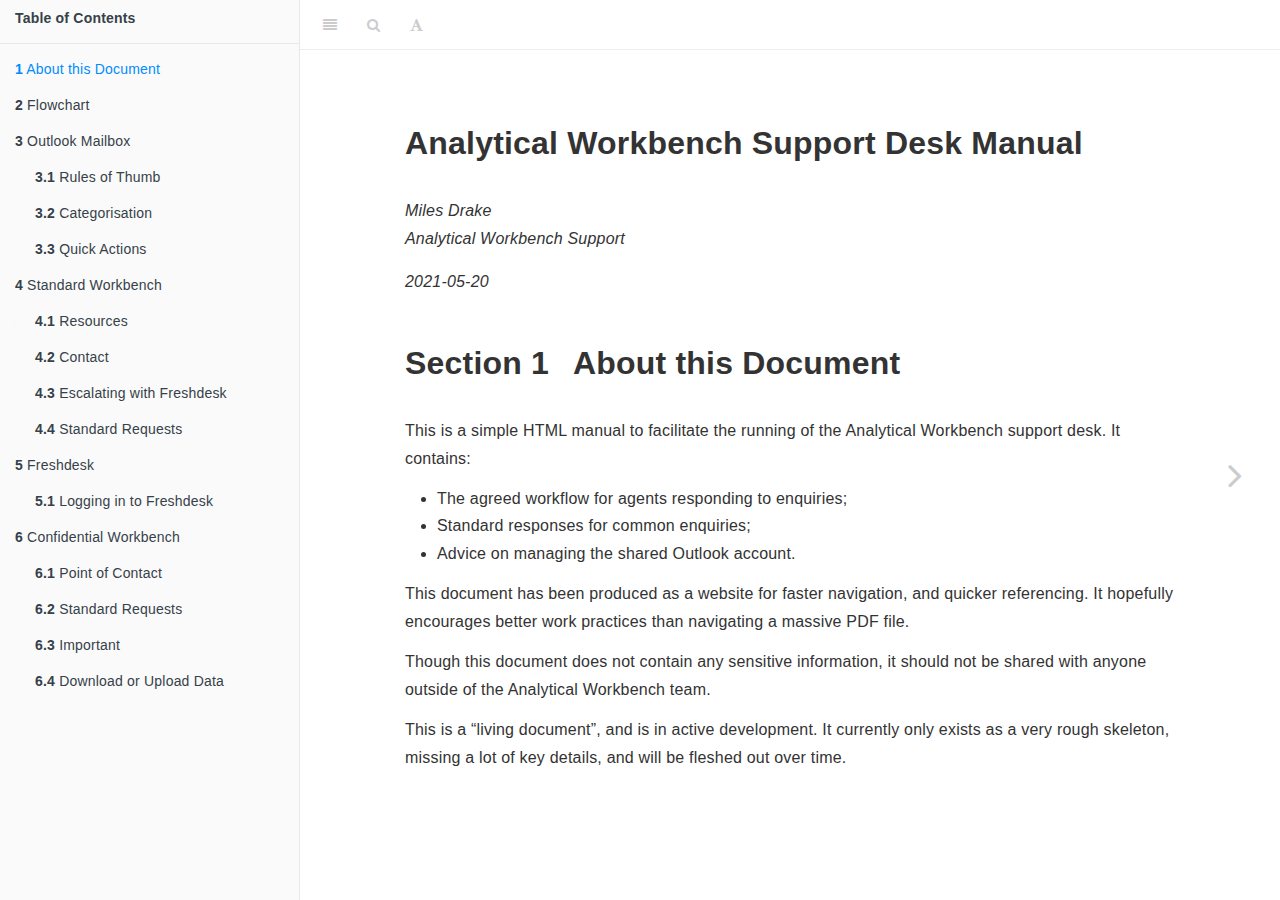
<file: docs/index.html>
<!DOCTYPE html>
<html lang="" xml:lang="">
<head>

  <meta charset="utf-8" />
  <meta http-equiv="X-UA-Compatible" content="IE=edge" />
  <title>Analytical Workbench Support Desk Manual</title>
  <meta name="description" content="Analytical Workbench Support Desk Manual" />
  <meta name="generator" content="bookdown 0.22 and GitBook 2.6.7" />

  <meta property="og:title" content="Analytical Workbench Support Desk Manual" />
  <meta property="og:type" content="book" />
  
  
  
  

  <meta name="twitter:card" content="summary" />
  <meta name="twitter:title" content="Analytical Workbench Support Desk Manual" />
  
  
  



<meta name="date" content="2021-05-20" />

  <meta name="viewport" content="width=device-width, initial-scale=1" />
  <meta name="apple-mobile-web-app-capable" content="yes" />
  <meta name="apple-mobile-web-app-status-bar-style" content="black" />
  
  

<link rel="next" href="flowchart.html"/>
<script src="libs/jquery-2.2.3/jquery.min.js"></script>
<link href="libs/gitbook-2.6.7/css/style.css" rel="stylesheet" />
<link href="libs/gitbook-2.6.7/css/plugin-table.css" rel="stylesheet" />
<link href="libs/gitbook-2.6.7/css/plugin-bookdown.css" rel="stylesheet" />
<link href="libs/gitbook-2.6.7/css/plugin-highlight.css" rel="stylesheet" />
<link href="libs/gitbook-2.6.7/css/plugin-search.css" rel="stylesheet" />
<link href="libs/gitbook-2.6.7/css/plugin-fontsettings.css" rel="stylesheet" />
<link href="libs/gitbook-2.6.7/css/plugin-clipboard.css" rel="stylesheet" />









<script src="libs/accessible-code-block-0.0.1/empty-anchor.js"></script>
<link href="libs/anchor-sections-1.0.1/anchor-sections.css" rel="stylesheet" />
<script src="libs/anchor-sections-1.0.1/anchor-sections.js"></script>




<link rel="stylesheet" href="style.css" type="text/css" />
</head>

<body>



  <div class="book without-animation with-summary font-size-2 font-family-1" data-basepath=".">

    <div class="book-summary">
      <nav role="navigation">

<ul class="summary">
<div style="padding: 10px 15px"><b>Table of Contents</b></div>
<li class="divider"></li>
<li class="chapter" data-level="1" data-path="index.html"><a href="index.html"><i class="fa fa-check"></i><b>1</b> About this Document</a></li>
<li class="chapter" data-level="2" data-path="flowchart.html"><a href="flowchart.html"><i class="fa fa-check"></i><b>2</b> Flowchart</a></li>
<li class="chapter" data-level="3" data-path="outlook-mailbox.html"><a href="outlook-mailbox.html"><i class="fa fa-check"></i><b>3</b> Outlook Mailbox</a><ul>
<li class="chapter" data-level="3.1" data-path="outlook-mailbox.html"><a href="outlook-mailbox.html#rules-of-thumb"><i class="fa fa-check"></i><b>3.1</b> Rules of Thumb</a><ul>
<li class="chapter" data-level="3.1.1" data-path="outlook-mailbox.html"><a href="outlook-mailbox.html#why-do-all-of-this-organisation"><i class="fa fa-check"></i><b>3.1.1</b> Why do all of this organisation?</a></li>
</ul></li>
<li class="chapter" data-level="3.2" data-path="outlook-mailbox.html"><a href="outlook-mailbox.html#categorisation"><i class="fa fa-check"></i><b>3.2</b> Categorisation</a></li>
<li class="chapter" data-level="3.3" data-path="outlook-mailbox.html"><a href="outlook-mailbox.html#quick-actions"><i class="fa fa-check"></i><b>3.3</b> Quick Actions</a></li>
</ul></li>
<li class="chapter" data-level="4" data-path="standard-workbench.html"><a href="standard-workbench.html"><i class="fa fa-check"></i><b>4</b> Standard Workbench</a><ul>
<li class="chapter" data-level="4.1" data-path="standard-workbench.html"><a href="standard-workbench.html#resources"><i class="fa fa-check"></i><b>4.1</b> Resources</a></li>
<li class="chapter" data-level="4.2" data-path="standard-workbench.html"><a href="standard-workbench.html#contact"><i class="fa fa-check"></i><b>4.2</b> Contact</a></li>
<li class="chapter" data-level="4.3" data-path="standard-workbench.html"><a href="standard-workbench.html#escalating-with-freshdesk"><i class="fa fa-check"></i><b>4.3</b> Escalating with Freshdesk</a></li>
<li class="chapter" data-level="4.4" data-path="standard-workbench.html"><a href="standard-workbench.html#standard-requests"><i class="fa fa-check"></i><b>4.4</b> Standard Requests</a><ul>
<li class="chapter" data-level="4.4.1" data-path="standard-workbench.html"><a href="standard-workbench.html#new-user-accounts"><i class="fa fa-check"></i><b>4.4.1</b> New User Accounts</a></li>
<li class="chapter" data-level="4.4.2" data-path="standard-workbench.html"><a href="standard-workbench.html#new-project"><i class="fa fa-check"></i><b>4.4.2</b> New Project</a></li>
<li class="chapter" data-level="4.4.3" data-path="standard-workbench.html"><a href="standard-workbench.html#password-reset"><i class="fa fa-check"></i><b>4.4.3</b> Password Reset</a></li>
<li class="chapter" data-level="4.4.4" data-path="standard-workbench.html"><a href="standard-workbench.html#restore-files-or-folders"><i class="fa fa-check"></i><b>4.4.4</b> Restore Files or Folders</a></li>
</ul></li>
</ul></li>
<li class="chapter" data-level="5" data-path="freshdesk.html"><a href="freshdesk.html"><i class="fa fa-check"></i><b>5</b> Freshdesk</a><ul>
<li class="chapter" data-level="5.1" data-path="freshdesk.html"><a href="freshdesk.html#logging-in-to-freshdesk"><i class="fa fa-check"></i><b>5.1</b> Logging in to Freshdesk</a></li>
</ul></li>
<li class="chapter" data-level="6" data-path="confidential-workbench.html"><a href="confidential-workbench.html"><i class="fa fa-check"></i><b>6</b> Confidential Workbench</a><ul>
<li class="chapter" data-level="6.1" data-path="confidential-workbench.html"><a href="confidential-workbench.html#point-of-contact"><i class="fa fa-check"></i><b>6.1</b> Point of Contact</a></li>
<li class="chapter" data-level="6.2" data-path="confidential-workbench.html"><a href="confidential-workbench.html#standard-requests-1"><i class="fa fa-check"></i><b>6.2</b> Standard Requests</a></li>
<li class="chapter" data-level="6.3" data-path="confidential-workbench.html"><a href="confidential-workbench.html#important"><i class="fa fa-check"></i><b>6.3</b> Important</a></li>
<li class="chapter" data-level="6.4" data-path="confidential-workbench.html"><a href="confidential-workbench.html#download-or-upload-data"><i class="fa fa-check"></i><b>6.4</b> Download or Upload Data</a><ul>
<li class="chapter" data-level="6.4.1" data-path="confidential-workbench.html"><a href="confidential-workbench.html#escalating-data-download-upload-requests"><i class="fa fa-check"></i><b>6.4.1</b> Escalating Data Download / Upload Requests</a></li>
</ul></li>
</ul></li>
</ul>

      </nav>
    </div>

    <div class="book-body">
      <div class="body-inner">
        <div class="book-header" role="navigation">
          <h1>
            <i class="fa fa-circle-o-notch fa-spin"></i><a href="./">Analytical Workbench Support Desk Manual</a>
          </h1>
        </div>

        <div class="page-wrapper" tabindex="-1" role="main">
          <div class="page-inner">

            <section class="normal" id="section-">
<div id="header">
<h1 class="title">Analytical Workbench Support Desk Manual</h1>
<p class="author" style="margin: 0.5em 0 -0.5em 0;"><em>Miles Drake</em></p>
<p class="author" style="margin: 0.5em 0 -0.5em 0;"><em>Analytical Workbench Support</em></p>
<p class="date" style="margin-top: 1.5em;"><em>2021-05-20</em></p>
</div>
<div id="about-this-document" class="section level1">
<h1><span class="header-section-number">Section 1</span> About this Document</h1>
<p>This is a simple HTML manual to facilitate the running of the Analytical Workbench support desk. It contains:</p>
<ul>
<li>The agreed workflow for agents responding to enquiries;</li>
<li>Standard responses for common enquiries;</li>
<li>Advice on managing the shared Outlook account.</li>
</ul>
<p>This document has been produced as a website for faster navigation, and quicker referencing. It hopefully encourages better work practices than navigating a massive PDF file.</p>
<p>Though this document does not contain any sensitive information, it should not be shared with anyone outside of the Analytical Workbench team.</p>
<p>This is a “living document”, and is in active development. It currently only exists as a very rough skeleton, missing a lot of key details, and will be fleshed out over time.</p>

</div>
            </section>

          </div>
        </div>
      </div>

<a href="flowchart.html" class="navigation navigation-next navigation-unique" aria-label="Next page"><i class="fa fa-angle-right"></i></a>
    </div>
  </div>
<script src="libs/gitbook-2.6.7/js/app.min.js"></script>
<script src="libs/gitbook-2.6.7/js/lunr.js"></script>
<script src="libs/gitbook-2.6.7/js/clipboard.min.js"></script>
<script src="libs/gitbook-2.6.7/js/plugin-search.js"></script>
<script src="libs/gitbook-2.6.7/js/plugin-sharing.js"></script>
<script src="libs/gitbook-2.6.7/js/plugin-fontsettings.js"></script>
<script src="libs/gitbook-2.6.7/js/plugin-bookdown.js"></script>
<script src="libs/gitbook-2.6.7/js/jquery.highlight.js"></script>
<script src="libs/gitbook-2.6.7/js/plugin-clipboard.js"></script>
<script>
gitbook.require(["gitbook"], function(gitbook) {
gitbook.start({
"sharing": {
"github": false,
"facebook": false,
"twitter": false,
"linkedin": false,
"weibo": false,
"instapaper": false,
"vk": false,
"whatsapp": false,
"all": false
},
"fontsettings": {
"theme": "white",
"family": "sans",
"size": 2
},
"edit": null,
"history": {
"link": null,
"text": null
},
"view": {
"link": null,
"text": null
},
"download": null,
"toc": {
"collapse": "subsection",
"scroll_highlight": true
},
"toolbar": {
"position": "fixed"
},
"search": true,
"info": false
});
});
</script>

<!-- dynamically load mathjax for compatibility with self-contained -->
<script>
  (function () {
    var script = document.createElement("script");
    script.type = "text/javascript";
    var src = "true";
    if (src === "" || src === "true") src = "https://mathjax.rstudio.com/latest/MathJax.js?config=TeX-MML-AM_CHTML";
    if (location.protocol !== "file:")
      if (/^https?:/.test(src))
        src = src.replace(/^https?:/, '');
    script.src = src;
    document.getElementsByTagName("head")[0].appendChild(script);
  })();
</script>
</body>

</html>
</file>
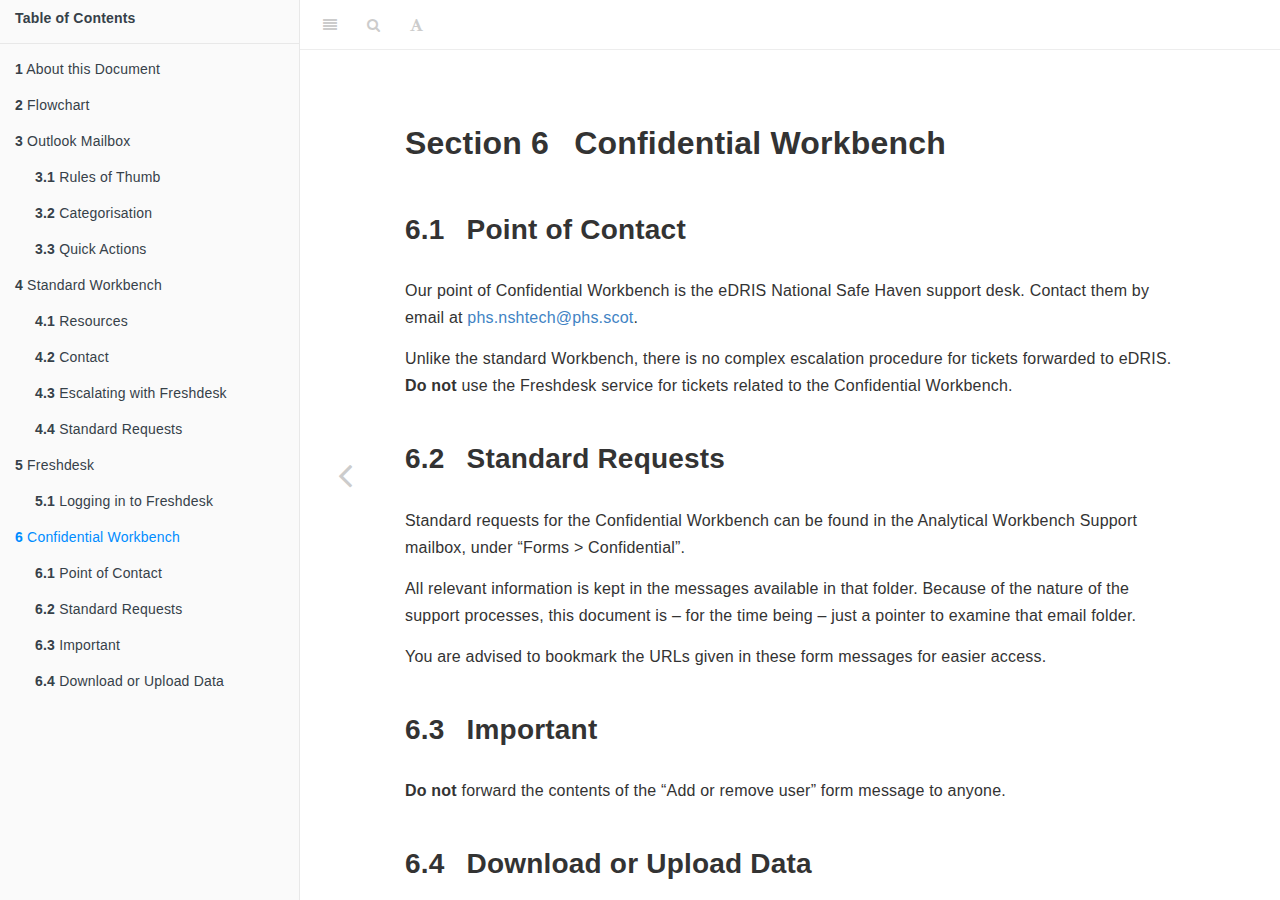
<file: docs/confidential-workbench.html>
<!DOCTYPE html>
<html lang="" xml:lang="">
<head>

  <meta charset="utf-8" />
  <meta http-equiv="X-UA-Compatible" content="IE=edge" />
  <title>Section 6 Confidential Workbench | Analytical Workbench Support Desk Manual</title>
  <meta name="description" content="Section 6 Confidential Workbench | Analytical Workbench Support Desk Manual" />
  <meta name="generator" content="bookdown 0.22 and GitBook 2.6.7" />

  <meta property="og:title" content="Section 6 Confidential Workbench | Analytical Workbench Support Desk Manual" />
  <meta property="og:type" content="book" />
  
  
  
  

  <meta name="twitter:card" content="summary" />
  <meta name="twitter:title" content="Section 6 Confidential Workbench | Analytical Workbench Support Desk Manual" />
  
  
  



<meta name="date" content="2021-05-20" />

  <meta name="viewport" content="width=device-width, initial-scale=1" />
  <meta name="apple-mobile-web-app-capable" content="yes" />
  <meta name="apple-mobile-web-app-status-bar-style" content="black" />
  
  
<link rel="prev" href="freshdesk.html"/>

<script src="libs/jquery-2.2.3/jquery.min.js"></script>
<link href="libs/gitbook-2.6.7/css/style.css" rel="stylesheet" />
<link href="libs/gitbook-2.6.7/css/plugin-table.css" rel="stylesheet" />
<link href="libs/gitbook-2.6.7/css/plugin-bookdown.css" rel="stylesheet" />
<link href="libs/gitbook-2.6.7/css/plugin-highlight.css" rel="stylesheet" />
<link href="libs/gitbook-2.6.7/css/plugin-search.css" rel="stylesheet" />
<link href="libs/gitbook-2.6.7/css/plugin-fontsettings.css" rel="stylesheet" />
<link href="libs/gitbook-2.6.7/css/plugin-clipboard.css" rel="stylesheet" />









<script src="libs/accessible-code-block-0.0.1/empty-anchor.js"></script>
<link href="libs/anchor-sections-1.0.1/anchor-sections.css" rel="stylesheet" />
<script src="libs/anchor-sections-1.0.1/anchor-sections.js"></script>




<link rel="stylesheet" href="style.css" type="text/css" />
</head>

<body>



  <div class="book without-animation with-summary font-size-2 font-family-1" data-basepath=".">

    <div class="book-summary">
      <nav role="navigation">

<ul class="summary">
<div style="padding: 10px 15px"><b>Table of Contents</b></div>
<li class="divider"></li>
<li class="chapter" data-level="1" data-path="index.html"><a href="index.html"><i class="fa fa-check"></i><b>1</b> About this Document</a></li>
<li class="chapter" data-level="2" data-path="flowchart.html"><a href="flowchart.html"><i class="fa fa-check"></i><b>2</b> Flowchart</a></li>
<li class="chapter" data-level="3" data-path="outlook-mailbox.html"><a href="outlook-mailbox.html"><i class="fa fa-check"></i><b>3</b> Outlook Mailbox</a><ul>
<li class="chapter" data-level="3.1" data-path="outlook-mailbox.html"><a href="outlook-mailbox.html#rules-of-thumb"><i class="fa fa-check"></i><b>3.1</b> Rules of Thumb</a><ul>
<li class="chapter" data-level="3.1.1" data-path="outlook-mailbox.html"><a href="outlook-mailbox.html#why-do-all-of-this-organisation"><i class="fa fa-check"></i><b>3.1.1</b> Why do all of this organisation?</a></li>
</ul></li>
<li class="chapter" data-level="3.2" data-path="outlook-mailbox.html"><a href="outlook-mailbox.html#categorisation"><i class="fa fa-check"></i><b>3.2</b> Categorisation</a></li>
<li class="chapter" data-level="3.3" data-path="outlook-mailbox.html"><a href="outlook-mailbox.html#quick-actions"><i class="fa fa-check"></i><b>3.3</b> Quick Actions</a></li>
</ul></li>
<li class="chapter" data-level="4" data-path="standard-workbench.html"><a href="standard-workbench.html"><i class="fa fa-check"></i><b>4</b> Standard Workbench</a><ul>
<li class="chapter" data-level="4.1" data-path="standard-workbench.html"><a href="standard-workbench.html#resources"><i class="fa fa-check"></i><b>4.1</b> Resources</a></li>
<li class="chapter" data-level="4.2" data-path="standard-workbench.html"><a href="standard-workbench.html#contact"><i class="fa fa-check"></i><b>4.2</b> Contact</a></li>
<li class="chapter" data-level="4.3" data-path="standard-workbench.html"><a href="standard-workbench.html#escalating-with-freshdesk"><i class="fa fa-check"></i><b>4.3</b> Escalating with Freshdesk</a></li>
<li class="chapter" data-level="4.4" data-path="standard-workbench.html"><a href="standard-workbench.html#standard-requests"><i class="fa fa-check"></i><b>4.4</b> Standard Requests</a><ul>
<li class="chapter" data-level="4.4.1" data-path="standard-workbench.html"><a href="standard-workbench.html#new-user-accounts"><i class="fa fa-check"></i><b>4.4.1</b> New User Accounts</a></li>
<li class="chapter" data-level="4.4.2" data-path="standard-workbench.html"><a href="standard-workbench.html#new-project"><i class="fa fa-check"></i><b>4.4.2</b> New Project</a></li>
<li class="chapter" data-level="4.4.3" data-path="standard-workbench.html"><a href="standard-workbench.html#password-reset"><i class="fa fa-check"></i><b>4.4.3</b> Password Reset</a></li>
<li class="chapter" data-level="4.4.4" data-path="standard-workbench.html"><a href="standard-workbench.html#restore-files-or-folders"><i class="fa fa-check"></i><b>4.4.4</b> Restore Files or Folders</a></li>
</ul></li>
</ul></li>
<li class="chapter" data-level="5" data-path="freshdesk.html"><a href="freshdesk.html"><i class="fa fa-check"></i><b>5</b> Freshdesk</a><ul>
<li class="chapter" data-level="5.1" data-path="freshdesk.html"><a href="freshdesk.html#logging-in-to-freshdesk"><i class="fa fa-check"></i><b>5.1</b> Logging in to Freshdesk</a></li>
</ul></li>
<li class="chapter" data-level="6" data-path="confidential-workbench.html"><a href="confidential-workbench.html"><i class="fa fa-check"></i><b>6</b> Confidential Workbench</a><ul>
<li class="chapter" data-level="6.1" data-path="confidential-workbench.html"><a href="confidential-workbench.html#point-of-contact"><i class="fa fa-check"></i><b>6.1</b> Point of Contact</a></li>
<li class="chapter" data-level="6.2" data-path="confidential-workbench.html"><a href="confidential-workbench.html#standard-requests-1"><i class="fa fa-check"></i><b>6.2</b> Standard Requests</a></li>
<li class="chapter" data-level="6.3" data-path="confidential-workbench.html"><a href="confidential-workbench.html#important"><i class="fa fa-check"></i><b>6.3</b> Important</a></li>
<li class="chapter" data-level="6.4" data-path="confidential-workbench.html"><a href="confidential-workbench.html#download-or-upload-data"><i class="fa fa-check"></i><b>6.4</b> Download or Upload Data</a><ul>
<li class="chapter" data-level="6.4.1" data-path="confidential-workbench.html"><a href="confidential-workbench.html#escalating-data-download-upload-requests"><i class="fa fa-check"></i><b>6.4.1</b> Escalating Data Download / Upload Requests</a></li>
</ul></li>
</ul></li>
</ul>

      </nav>
    </div>

    <div class="book-body">
      <div class="body-inner">
        <div class="book-header" role="navigation">
          <h1>
            <i class="fa fa-circle-o-notch fa-spin"></i><a href="./">Analytical Workbench Support Desk Manual</a>
          </h1>
        </div>

        <div class="page-wrapper" tabindex="-1" role="main">
          <div class="page-inner">

            <section class="normal" id="section-">
<div id="confidential-workbench" class="section level1">
<h1><span class="header-section-number">Section 6</span> Confidential Workbench</h1>
<div id="point-of-contact" class="section level2">
<h2><span class="header-section-number">6.1</span> Point of Contact</h2>
<p>Our point of Confidential Workbench is the eDRIS National Safe Haven support desk. Contact them by email at <a href="mailto:phs.nshtech@phs.scot" class="email">phs.nshtech@phs.scot</a>.</p>
<p>Unlike the standard Workbench, there is no complex escalation procedure for tickets forwarded to eDRIS. <strong>Do not</strong> use the Freshdesk service for tickets related to the Confidential Workbench.</p>
</div>
<div id="standard-requests-1" class="section level2">
<h2><span class="header-section-number">6.2</span> Standard Requests</h2>
<p>Standard requests for the Confidential Workbench can be found in the Analytical Workbench Support mailbox, under “Forms &gt; Confidential”.</p>
<p>All relevant information is kept in the messages available in that folder. Because of the nature of the support processes, this document is – for the time being – just a pointer to examine that email folder.</p>
<p>You are advised to bookmark the URLs given in these form messages for easier access.</p>
</div>
<div id="important" class="section level2">
<h2><span class="header-section-number">6.3</span> Important</h2>
<p><strong>Do not</strong> forward the contents of the “Add or remove user” form message to anyone.</p>
</div>
<div id="download-or-upload-data" class="section level2">
<h2><span class="header-section-number">6.4</span> Download or Upload Data</h2>
<p><strong>Agreed timeframe:</strong> 24 hours.</p>
<p>If a user has requested a data upload or download, and enquires about it, please advise that we have an expected 24 hour turnaround time in both directions. If the user has waited more than 24 hours, escalate the ticket.</p>
<div id="escalating-data-download-upload-requests" class="section level3">
<h3><span class="header-section-number">6.4.1</span> Escalating Data Download / Upload Requests</h3>
<ol style="list-style-type: decimal">
<li><p>Escalate as normal. Before sending the email…</p></li>
<li><p>In the email title field, add descriptors to make it clear that it is related to the Confidential Workbench, and a priority matter.<br />
Example: <span class="math display">\[SG Confidential WB\]</span> <span class="math display">\[High Priority\]</span> Email Title</p></li>
<li><p>Tag the email as a high priority item. On the Quick Access Toolbar, under the “Tags” section, click “High Importance”.</p></li>
<li><p>Send.</p></li>
</ol>

</div>
</div>
</div>
            </section>

          </div>
        </div>
      </div>
<a href="freshdesk.html" class="navigation navigation-prev navigation-unique" aria-label="Previous page"><i class="fa fa-angle-left"></i></a>

    </div>
  </div>
<script src="libs/gitbook-2.6.7/js/app.min.js"></script>
<script src="libs/gitbook-2.6.7/js/lunr.js"></script>
<script src="libs/gitbook-2.6.7/js/clipboard.min.js"></script>
<script src="libs/gitbook-2.6.7/js/plugin-search.js"></script>
<script src="libs/gitbook-2.6.7/js/plugin-sharing.js"></script>
<script src="libs/gitbook-2.6.7/js/plugin-fontsettings.js"></script>
<script src="libs/gitbook-2.6.7/js/plugin-bookdown.js"></script>
<script src="libs/gitbook-2.6.7/js/jquery.highlight.js"></script>
<script src="libs/gitbook-2.6.7/js/plugin-clipboard.js"></script>
<script>
gitbook.require(["gitbook"], function(gitbook) {
gitbook.start({
"sharing": {
"github": false,
"facebook": false,
"twitter": false,
"linkedin": false,
"weibo": false,
"instapaper": false,
"vk": false,
"whatsapp": false,
"all": false
},
"fontsettings": {
"theme": "white",
"family": "sans",
"size": 2
},
"edit": null,
"history": {
"link": null,
"text": null
},
"view": {
"link": null,
"text": null
},
"download": null,
"toc": {
"collapse": "subsection",
"scroll_highlight": true
},
"toolbar": {
"position": "fixed"
},
"search": true,
"info": false
});
});
</script>

<!-- dynamically load mathjax for compatibility with self-contained -->
<script>
  (function () {
    var script = document.createElement("script");
    script.type = "text/javascript";
    var src = "true";
    if (src === "" || src === "true") src = "https://mathjax.rstudio.com/latest/MathJax.js?config=TeX-MML-AM_CHTML";
    if (location.protocol !== "file:")
      if (/^https?:/.test(src))
        src = src.replace(/^https?:/, '');
    script.src = src;
    document.getElementsByTagName("head")[0].appendChild(script);
  })();
</script>
</body>

</html>
</file>
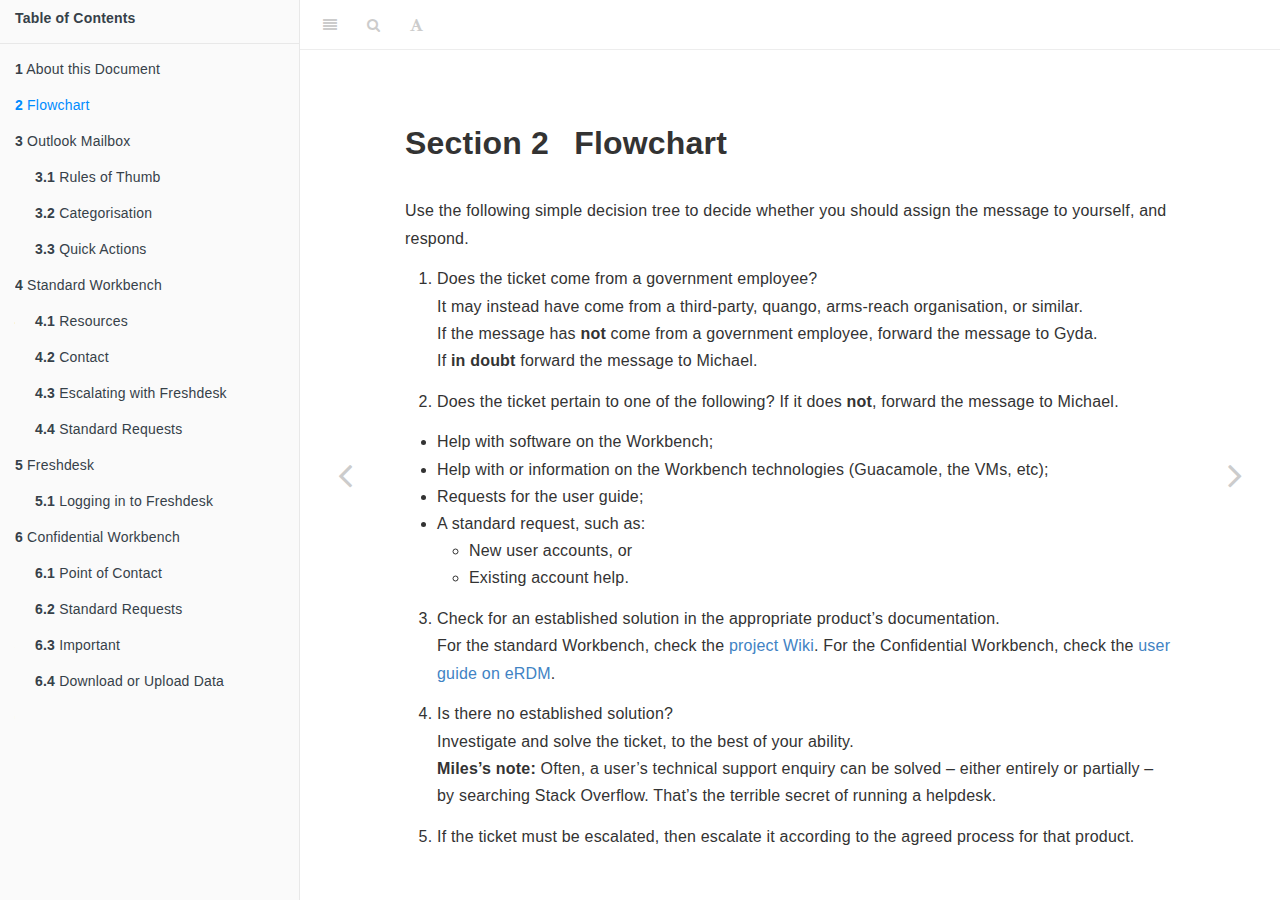
<file: docs/flowchart.html>
<!DOCTYPE html>
<html lang="" xml:lang="">
<head>

  <meta charset="utf-8" />
  <meta http-equiv="X-UA-Compatible" content="IE=edge" />
  <title>Section 2 Flowchart | Analytical Workbench Support Desk Manual</title>
  <meta name="description" content="Section 2 Flowchart | Analytical Workbench Support Desk Manual" />
  <meta name="generator" content="bookdown 0.22 and GitBook 2.6.7" />

  <meta property="og:title" content="Section 2 Flowchart | Analytical Workbench Support Desk Manual" />
  <meta property="og:type" content="book" />
  
  
  
  

  <meta name="twitter:card" content="summary" />
  <meta name="twitter:title" content="Section 2 Flowchart | Analytical Workbench Support Desk Manual" />
  
  
  



<meta name="date" content="2021-05-20" />

  <meta name="viewport" content="width=device-width, initial-scale=1" />
  <meta name="apple-mobile-web-app-capable" content="yes" />
  <meta name="apple-mobile-web-app-status-bar-style" content="black" />
  
  
<link rel="prev" href="index.html"/>
<link rel="next" href="outlook-mailbox.html"/>
<script src="libs/jquery-2.2.3/jquery.min.js"></script>
<link href="libs/gitbook-2.6.7/css/style.css" rel="stylesheet" />
<link href="libs/gitbook-2.6.7/css/plugin-table.css" rel="stylesheet" />
<link href="libs/gitbook-2.6.7/css/plugin-bookdown.css" rel="stylesheet" />
<link href="libs/gitbook-2.6.7/css/plugin-highlight.css" rel="stylesheet" />
<link href="libs/gitbook-2.6.7/css/plugin-search.css" rel="stylesheet" />
<link href="libs/gitbook-2.6.7/css/plugin-fontsettings.css" rel="stylesheet" />
<link href="libs/gitbook-2.6.7/css/plugin-clipboard.css" rel="stylesheet" />









<script src="libs/accessible-code-block-0.0.1/empty-anchor.js"></script>
<link href="libs/anchor-sections-1.0.1/anchor-sections.css" rel="stylesheet" />
<script src="libs/anchor-sections-1.0.1/anchor-sections.js"></script>




<link rel="stylesheet" href="style.css" type="text/css" />
</head>

<body>



  <div class="book without-animation with-summary font-size-2 font-family-1" data-basepath=".">

    <div class="book-summary">
      <nav role="navigation">

<ul class="summary">
<div style="padding: 10px 15px"><b>Table of Contents</b></div>
<li class="divider"></li>
<li class="chapter" data-level="1" data-path="index.html"><a href="index.html"><i class="fa fa-check"></i><b>1</b> About this Document</a></li>
<li class="chapter" data-level="2" data-path="flowchart.html"><a href="flowchart.html"><i class="fa fa-check"></i><b>2</b> Flowchart</a></li>
<li class="chapter" data-level="3" data-path="outlook-mailbox.html"><a href="outlook-mailbox.html"><i class="fa fa-check"></i><b>3</b> Outlook Mailbox</a><ul>
<li class="chapter" data-level="3.1" data-path="outlook-mailbox.html"><a href="outlook-mailbox.html#rules-of-thumb"><i class="fa fa-check"></i><b>3.1</b> Rules of Thumb</a><ul>
<li class="chapter" data-level="3.1.1" data-path="outlook-mailbox.html"><a href="outlook-mailbox.html#why-do-all-of-this-organisation"><i class="fa fa-check"></i><b>3.1.1</b> Why do all of this organisation?</a></li>
</ul></li>
<li class="chapter" data-level="3.2" data-path="outlook-mailbox.html"><a href="outlook-mailbox.html#categorisation"><i class="fa fa-check"></i><b>3.2</b> Categorisation</a></li>
<li class="chapter" data-level="3.3" data-path="outlook-mailbox.html"><a href="outlook-mailbox.html#quick-actions"><i class="fa fa-check"></i><b>3.3</b> Quick Actions</a></li>
</ul></li>
<li class="chapter" data-level="4" data-path="standard-workbench.html"><a href="standard-workbench.html"><i class="fa fa-check"></i><b>4</b> Standard Workbench</a><ul>
<li class="chapter" data-level="4.1" data-path="standard-workbench.html"><a href="standard-workbench.html#resources"><i class="fa fa-check"></i><b>4.1</b> Resources</a></li>
<li class="chapter" data-level="4.2" data-path="standard-workbench.html"><a href="standard-workbench.html#contact"><i class="fa fa-check"></i><b>4.2</b> Contact</a></li>
<li class="chapter" data-level="4.3" data-path="standard-workbench.html"><a href="standard-workbench.html#escalating-with-freshdesk"><i class="fa fa-check"></i><b>4.3</b> Escalating with Freshdesk</a></li>
<li class="chapter" data-level="4.4" data-path="standard-workbench.html"><a href="standard-workbench.html#standard-requests"><i class="fa fa-check"></i><b>4.4</b> Standard Requests</a><ul>
<li class="chapter" data-level="4.4.1" data-path="standard-workbench.html"><a href="standard-workbench.html#new-user-accounts"><i class="fa fa-check"></i><b>4.4.1</b> New User Accounts</a></li>
<li class="chapter" data-level="4.4.2" data-path="standard-workbench.html"><a href="standard-workbench.html#new-project"><i class="fa fa-check"></i><b>4.4.2</b> New Project</a></li>
<li class="chapter" data-level="4.4.3" data-path="standard-workbench.html"><a href="standard-workbench.html#password-reset"><i class="fa fa-check"></i><b>4.4.3</b> Password Reset</a></li>
<li class="chapter" data-level="4.4.4" data-path="standard-workbench.html"><a href="standard-workbench.html#restore-files-or-folders"><i class="fa fa-check"></i><b>4.4.4</b> Restore Files or Folders</a></li>
</ul></li>
</ul></li>
<li class="chapter" data-level="5" data-path="freshdesk.html"><a href="freshdesk.html"><i class="fa fa-check"></i><b>5</b> Freshdesk</a><ul>
<li class="chapter" data-level="5.1" data-path="freshdesk.html"><a href="freshdesk.html#logging-in-to-freshdesk"><i class="fa fa-check"></i><b>5.1</b> Logging in to Freshdesk</a></li>
</ul></li>
<li class="chapter" data-level="6" data-path="confidential-workbench.html"><a href="confidential-workbench.html"><i class="fa fa-check"></i><b>6</b> Confidential Workbench</a><ul>
<li class="chapter" data-level="6.1" data-path="confidential-workbench.html"><a href="confidential-workbench.html#point-of-contact"><i class="fa fa-check"></i><b>6.1</b> Point of Contact</a></li>
<li class="chapter" data-level="6.2" data-path="confidential-workbench.html"><a href="confidential-workbench.html#standard-requests-1"><i class="fa fa-check"></i><b>6.2</b> Standard Requests</a></li>
<li class="chapter" data-level="6.3" data-path="confidential-workbench.html"><a href="confidential-workbench.html#important"><i class="fa fa-check"></i><b>6.3</b> Important</a></li>
<li class="chapter" data-level="6.4" data-path="confidential-workbench.html"><a href="confidential-workbench.html#download-or-upload-data"><i class="fa fa-check"></i><b>6.4</b> Download or Upload Data</a><ul>
<li class="chapter" data-level="6.4.1" data-path="confidential-workbench.html"><a href="confidential-workbench.html#escalating-data-download-upload-requests"><i class="fa fa-check"></i><b>6.4.1</b> Escalating Data Download / Upload Requests</a></li>
</ul></li>
</ul></li>
</ul>

      </nav>
    </div>

    <div class="book-body">
      <div class="body-inner">
        <div class="book-header" role="navigation">
          <h1>
            <i class="fa fa-circle-o-notch fa-spin"></i><a href="./">Analytical Workbench Support Desk Manual</a>
          </h1>
        </div>

        <div class="page-wrapper" tabindex="-1" role="main">
          <div class="page-inner">

            <section class="normal" id="section-">
<div id="flowchart" class="section level1">
<h1><span class="header-section-number">Section 2</span> Flowchart</h1>
<p>Use the following simple decision tree to decide whether you should assign the message to yourself, and respond.</p>
<ol style="list-style-type: decimal">
<li><p>Does the ticket come from a government employee?<br />
It may instead have come from a third-party, quango, arms-reach organisation, or similar.<br />
If the message has <strong>not</strong> come from a government employee, forward the message to Gyda.<br />
If <strong>in doubt</strong> forward the message to Michael.</p></li>
<li><p>Does the ticket pertain to one of the following?
If it does <strong>not</strong>, forward the message to Michael.</p></li>
</ol>
<ul>
<li>Help with software on the Workbench;</li>
<li>Help with or information on the Workbench technologies (Guacamole, the VMs, etc);</li>
<li>Requests for the user guide;</li>
<li>A standard request, such as:
<ul>
<li>New user accounts, or</li>
<li>Existing account help.</li>
</ul></li>
</ul>
<ol start="3" style="list-style-type: decimal">
<li><p>Check for an established solution in the appropriate product’s documentation.<br />
For the standard Workbench, check the <a href="https://www.wiki.ed.ac.uk/display/SAW/User+Guide+-+SPACe+Analytical+Workbench">project Wiki</a>.
For the Confidential Workbench, check the <a href="https://erdm.scotland.gov.uk:8443/documents/A31541481/details">user guide on eRDM</a>.</p></li>
<li><p>Is there no established solution?<br />
Investigate and solve the ticket, to the best of your ability.<br />
<strong>Miles’s note:</strong> Often, a user’s technical support enquiry can be solved – either entirely or partially – by searching Stack Overflow. That’s the terrible secret of running a helpdesk.</p></li>
<li><p>If the ticket must be escalated, then escalate it according to the agreed process for that product.</p></li>
</ol>

</div>
            </section>

          </div>
        </div>
      </div>
<a href="index.html" class="navigation navigation-prev " aria-label="Previous page"><i class="fa fa-angle-left"></i></a>
<a href="outlook-mailbox.html" class="navigation navigation-next " aria-label="Next page"><i class="fa fa-angle-right"></i></a>
    </div>
  </div>
<script src="libs/gitbook-2.6.7/js/app.min.js"></script>
<script src="libs/gitbook-2.6.7/js/lunr.js"></script>
<script src="libs/gitbook-2.6.7/js/clipboard.min.js"></script>
<script src="libs/gitbook-2.6.7/js/plugin-search.js"></script>
<script src="libs/gitbook-2.6.7/js/plugin-sharing.js"></script>
<script src="libs/gitbook-2.6.7/js/plugin-fontsettings.js"></script>
<script src="libs/gitbook-2.6.7/js/plugin-bookdown.js"></script>
<script src="libs/gitbook-2.6.7/js/jquery.highlight.js"></script>
<script src="libs/gitbook-2.6.7/js/plugin-clipboard.js"></script>
<script>
gitbook.require(["gitbook"], function(gitbook) {
gitbook.start({
"sharing": {
"github": false,
"facebook": false,
"twitter": false,
"linkedin": false,
"weibo": false,
"instapaper": false,
"vk": false,
"whatsapp": false,
"all": false
},
"fontsettings": {
"theme": "white",
"family": "sans",
"size": 2
},
"edit": null,
"history": {
"link": null,
"text": null
},
"view": {
"link": null,
"text": null
},
"download": null,
"toc": {
"collapse": "subsection",
"scroll_highlight": true
},
"toolbar": {
"position": "fixed"
},
"search": true,
"info": false
});
});
</script>

<!-- dynamically load mathjax for compatibility with self-contained -->
<script>
  (function () {
    var script = document.createElement("script");
    script.type = "text/javascript";
    var src = "true";
    if (src === "" || src === "true") src = "https://mathjax.rstudio.com/latest/MathJax.js?config=TeX-MML-AM_CHTML";
    if (location.protocol !== "file:")
      if (/^https?:/.test(src))
        src = src.replace(/^https?:/, '');
    script.src = src;
    document.getElementsByTagName("head")[0].appendChild(script);
  })();
</script>
</body>

</html>
</file>
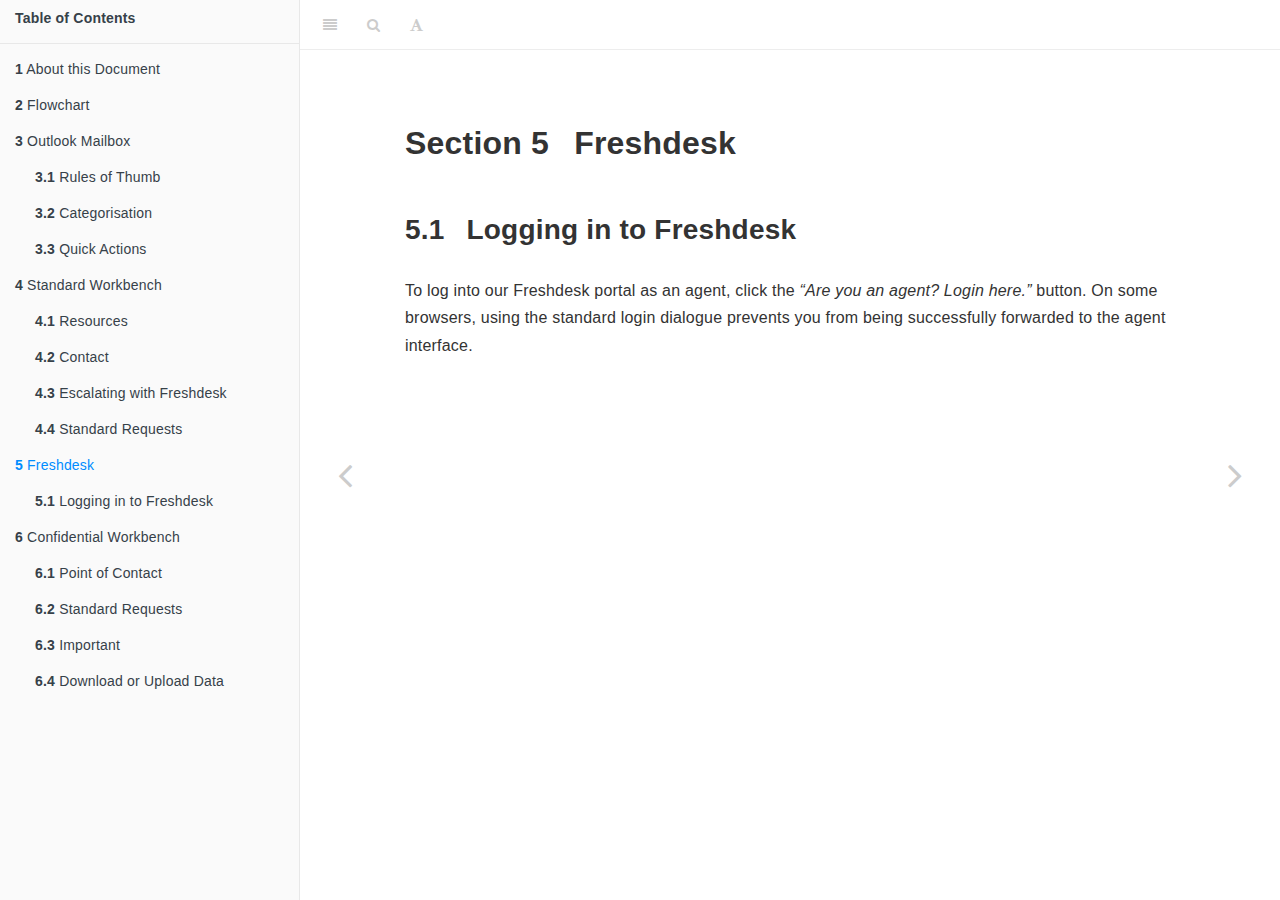
<file: docs/freshdesk.html>
<!DOCTYPE html>
<html lang="" xml:lang="">
<head>

  <meta charset="utf-8" />
  <meta http-equiv="X-UA-Compatible" content="IE=edge" />
  <title>Section 5 Freshdesk | Analytical Workbench Support Desk Manual</title>
  <meta name="description" content="Section 5 Freshdesk | Analytical Workbench Support Desk Manual" />
  <meta name="generator" content="bookdown 0.22 and GitBook 2.6.7" />

  <meta property="og:title" content="Section 5 Freshdesk | Analytical Workbench Support Desk Manual" />
  <meta property="og:type" content="book" />
  
  
  
  

  <meta name="twitter:card" content="summary" />
  <meta name="twitter:title" content="Section 5 Freshdesk | Analytical Workbench Support Desk Manual" />
  
  
  



<meta name="date" content="2021-05-20" />

  <meta name="viewport" content="width=device-width, initial-scale=1" />
  <meta name="apple-mobile-web-app-capable" content="yes" />
  <meta name="apple-mobile-web-app-status-bar-style" content="black" />
  
  
<link rel="prev" href="standard-workbench.html"/>
<link rel="next" href="confidential-workbench.html"/>
<script src="libs/jquery-2.2.3/jquery.min.js"></script>
<link href="libs/gitbook-2.6.7/css/style.css" rel="stylesheet" />
<link href="libs/gitbook-2.6.7/css/plugin-table.css" rel="stylesheet" />
<link href="libs/gitbook-2.6.7/css/plugin-bookdown.css" rel="stylesheet" />
<link href="libs/gitbook-2.6.7/css/plugin-highlight.css" rel="stylesheet" />
<link href="libs/gitbook-2.6.7/css/plugin-search.css" rel="stylesheet" />
<link href="libs/gitbook-2.6.7/css/plugin-fontsettings.css" rel="stylesheet" />
<link href="libs/gitbook-2.6.7/css/plugin-clipboard.css" rel="stylesheet" />









<script src="libs/accessible-code-block-0.0.1/empty-anchor.js"></script>
<link href="libs/anchor-sections-1.0.1/anchor-sections.css" rel="stylesheet" />
<script src="libs/anchor-sections-1.0.1/anchor-sections.js"></script>




<link rel="stylesheet" href="style.css" type="text/css" />
</head>

<body>



  <div class="book without-animation with-summary font-size-2 font-family-1" data-basepath=".">

    <div class="book-summary">
      <nav role="navigation">

<ul class="summary">
<div style="padding: 10px 15px"><b>Table of Contents</b></div>
<li class="divider"></li>
<li class="chapter" data-level="1" data-path="index.html"><a href="index.html"><i class="fa fa-check"></i><b>1</b> About this Document</a></li>
<li class="chapter" data-level="2" data-path="flowchart.html"><a href="flowchart.html"><i class="fa fa-check"></i><b>2</b> Flowchart</a></li>
<li class="chapter" data-level="3" data-path="outlook-mailbox.html"><a href="outlook-mailbox.html"><i class="fa fa-check"></i><b>3</b> Outlook Mailbox</a><ul>
<li class="chapter" data-level="3.1" data-path="outlook-mailbox.html"><a href="outlook-mailbox.html#rules-of-thumb"><i class="fa fa-check"></i><b>3.1</b> Rules of Thumb</a><ul>
<li class="chapter" data-level="3.1.1" data-path="outlook-mailbox.html"><a href="outlook-mailbox.html#why-do-all-of-this-organisation"><i class="fa fa-check"></i><b>3.1.1</b> Why do all of this organisation?</a></li>
</ul></li>
<li class="chapter" data-level="3.2" data-path="outlook-mailbox.html"><a href="outlook-mailbox.html#categorisation"><i class="fa fa-check"></i><b>3.2</b> Categorisation</a></li>
<li class="chapter" data-level="3.3" data-path="outlook-mailbox.html"><a href="outlook-mailbox.html#quick-actions"><i class="fa fa-check"></i><b>3.3</b> Quick Actions</a></li>
</ul></li>
<li class="chapter" data-level="4" data-path="standard-workbench.html"><a href="standard-workbench.html"><i class="fa fa-check"></i><b>4</b> Standard Workbench</a><ul>
<li class="chapter" data-level="4.1" data-path="standard-workbench.html"><a href="standard-workbench.html#resources"><i class="fa fa-check"></i><b>4.1</b> Resources</a></li>
<li class="chapter" data-level="4.2" data-path="standard-workbench.html"><a href="standard-workbench.html#contact"><i class="fa fa-check"></i><b>4.2</b> Contact</a></li>
<li class="chapter" data-level="4.3" data-path="standard-workbench.html"><a href="standard-workbench.html#escalating-with-freshdesk"><i class="fa fa-check"></i><b>4.3</b> Escalating with Freshdesk</a></li>
<li class="chapter" data-level="4.4" data-path="standard-workbench.html"><a href="standard-workbench.html#standard-requests"><i class="fa fa-check"></i><b>4.4</b> Standard Requests</a><ul>
<li class="chapter" data-level="4.4.1" data-path="standard-workbench.html"><a href="standard-workbench.html#new-user-accounts"><i class="fa fa-check"></i><b>4.4.1</b> New User Accounts</a></li>
<li class="chapter" data-level="4.4.2" data-path="standard-workbench.html"><a href="standard-workbench.html#new-project"><i class="fa fa-check"></i><b>4.4.2</b> New Project</a></li>
<li class="chapter" data-level="4.4.3" data-path="standard-workbench.html"><a href="standard-workbench.html#password-reset"><i class="fa fa-check"></i><b>4.4.3</b> Password Reset</a></li>
<li class="chapter" data-level="4.4.4" data-path="standard-workbench.html"><a href="standard-workbench.html#restore-files-or-folders"><i class="fa fa-check"></i><b>4.4.4</b> Restore Files or Folders</a></li>
</ul></li>
</ul></li>
<li class="chapter" data-level="5" data-path="freshdesk.html"><a href="freshdesk.html"><i class="fa fa-check"></i><b>5</b> Freshdesk</a><ul>
<li class="chapter" data-level="5.1" data-path="freshdesk.html"><a href="freshdesk.html#logging-in-to-freshdesk"><i class="fa fa-check"></i><b>5.1</b> Logging in to Freshdesk</a></li>
</ul></li>
<li class="chapter" data-level="6" data-path="confidential-workbench.html"><a href="confidential-workbench.html"><i class="fa fa-check"></i><b>6</b> Confidential Workbench</a><ul>
<li class="chapter" data-level="6.1" data-path="confidential-workbench.html"><a href="confidential-workbench.html#point-of-contact"><i class="fa fa-check"></i><b>6.1</b> Point of Contact</a></li>
<li class="chapter" data-level="6.2" data-path="confidential-workbench.html"><a href="confidential-workbench.html#standard-requests-1"><i class="fa fa-check"></i><b>6.2</b> Standard Requests</a></li>
<li class="chapter" data-level="6.3" data-path="confidential-workbench.html"><a href="confidential-workbench.html#important"><i class="fa fa-check"></i><b>6.3</b> Important</a></li>
<li class="chapter" data-level="6.4" data-path="confidential-workbench.html"><a href="confidential-workbench.html#download-or-upload-data"><i class="fa fa-check"></i><b>6.4</b> Download or Upload Data</a><ul>
<li class="chapter" data-level="6.4.1" data-path="confidential-workbench.html"><a href="confidential-workbench.html#escalating-data-download-upload-requests"><i class="fa fa-check"></i><b>6.4.1</b> Escalating Data Download / Upload Requests</a></li>
</ul></li>
</ul></li>
</ul>

      </nav>
    </div>

    <div class="book-body">
      <div class="body-inner">
        <div class="book-header" role="navigation">
          <h1>
            <i class="fa fa-circle-o-notch fa-spin"></i><a href="./">Analytical Workbench Support Desk Manual</a>
          </h1>
        </div>

        <div class="page-wrapper" tabindex="-1" role="main">
          <div class="page-inner">

            <section class="normal" id="section-">
<div id="freshdesk" class="section level1">
<h1><span class="header-section-number">Section 5</span> Freshdesk</h1>
<div id="logging-in-to-freshdesk" class="section level2">
<h2><span class="header-section-number">5.1</span> Logging in to Freshdesk</h2>
<p>To log into our Freshdesk portal as an agent, click the <em>“Are you an agent? Login here.”</em> button. On some browsers, using the standard login dialogue prevents you from being successfully forwarded to the agent interface.</p>

</div>
</div>
            </section>

          </div>
        </div>
      </div>
<a href="standard-workbench.html" class="navigation navigation-prev " aria-label="Previous page"><i class="fa fa-angle-left"></i></a>
<a href="confidential-workbench.html" class="navigation navigation-next " aria-label="Next page"><i class="fa fa-angle-right"></i></a>
    </div>
  </div>
<script src="libs/gitbook-2.6.7/js/app.min.js"></script>
<script src="libs/gitbook-2.6.7/js/lunr.js"></script>
<script src="libs/gitbook-2.6.7/js/clipboard.min.js"></script>
<script src="libs/gitbook-2.6.7/js/plugin-search.js"></script>
<script src="libs/gitbook-2.6.7/js/plugin-sharing.js"></script>
<script src="libs/gitbook-2.6.7/js/plugin-fontsettings.js"></script>
<script src="libs/gitbook-2.6.7/js/plugin-bookdown.js"></script>
<script src="libs/gitbook-2.6.7/js/jquery.highlight.js"></script>
<script src="libs/gitbook-2.6.7/js/plugin-clipboard.js"></script>
<script>
gitbook.require(["gitbook"], function(gitbook) {
gitbook.start({
"sharing": {
"github": false,
"facebook": false,
"twitter": false,
"linkedin": false,
"weibo": false,
"instapaper": false,
"vk": false,
"whatsapp": false,
"all": false
},
"fontsettings": {
"theme": "white",
"family": "sans",
"size": 2
},
"edit": null,
"history": {
"link": null,
"text": null
},
"view": {
"link": null,
"text": null
},
"download": null,
"toc": {
"collapse": "subsection",
"scroll_highlight": true
},
"toolbar": {
"position": "fixed"
},
"search": true,
"info": false
});
});
</script>

<!-- dynamically load mathjax for compatibility with self-contained -->
<script>
  (function () {
    var script = document.createElement("script");
    script.type = "text/javascript";
    var src = "true";
    if (src === "" || src === "true") src = "https://mathjax.rstudio.com/latest/MathJax.js?config=TeX-MML-AM_CHTML";
    if (location.protocol !== "file:")
      if (/^https?:/.test(src))
        src = src.replace(/^https?:/, '');
    script.src = src;
    document.getElementsByTagName("head")[0].appendChild(script);
  })();
</script>
</body>

</html>
</file>
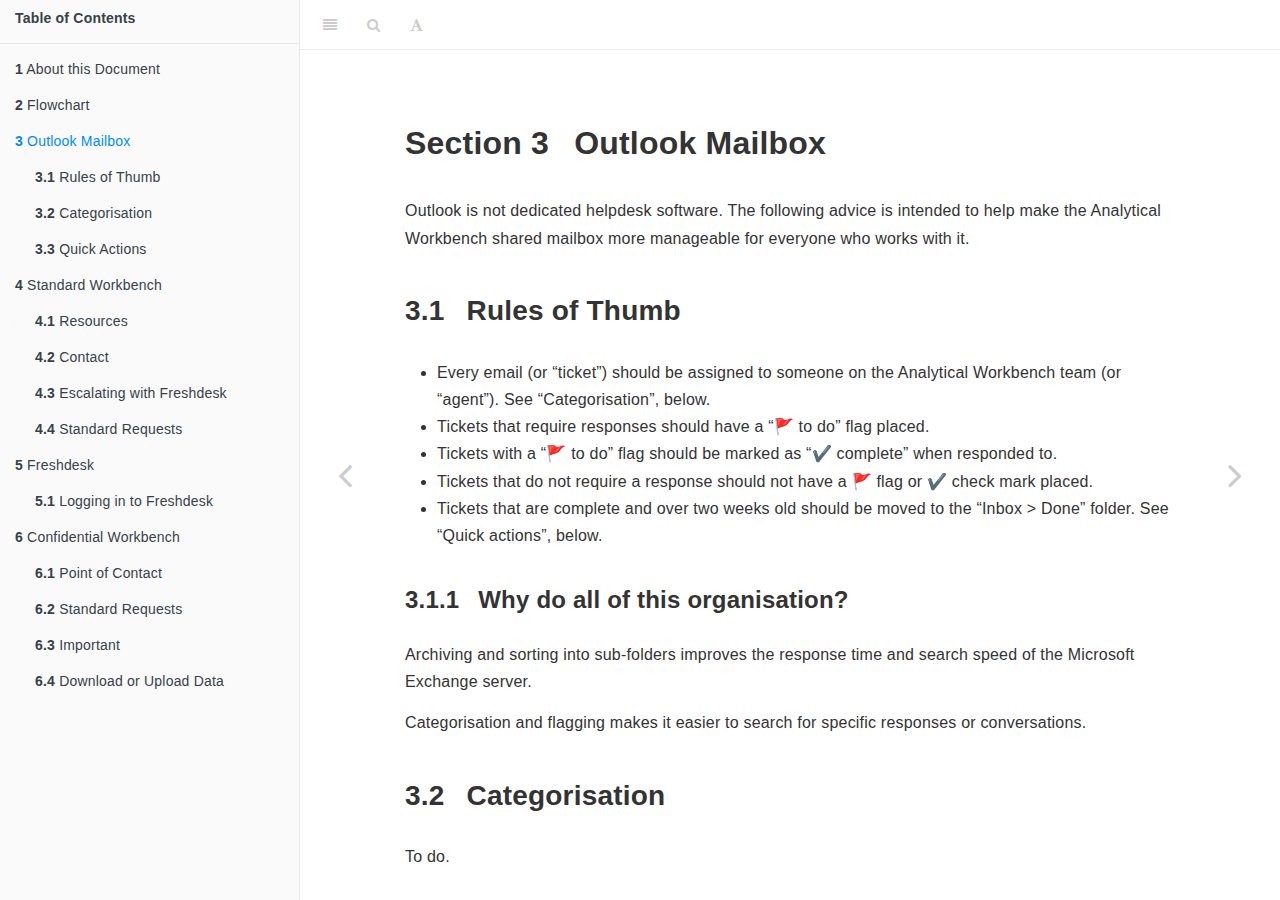
<file: docs/outlook-mailbox.html>
<!DOCTYPE html>
<html lang="" xml:lang="">
<head>

  <meta charset="utf-8" />
  <meta http-equiv="X-UA-Compatible" content="IE=edge" />
  <title>Section 3 Outlook Mailbox | Analytical Workbench Support Desk Manual</title>
  <meta name="description" content="Section 3 Outlook Mailbox | Analytical Workbench Support Desk Manual" />
  <meta name="generator" content="bookdown 0.22 and GitBook 2.6.7" />

  <meta property="og:title" content="Section 3 Outlook Mailbox | Analytical Workbench Support Desk Manual" />
  <meta property="og:type" content="book" />
  
  
  
  

  <meta name="twitter:card" content="summary" />
  <meta name="twitter:title" content="Section 3 Outlook Mailbox | Analytical Workbench Support Desk Manual" />
  
  
  



<meta name="date" content="2021-05-20" />

  <meta name="viewport" content="width=device-width, initial-scale=1" />
  <meta name="apple-mobile-web-app-capable" content="yes" />
  <meta name="apple-mobile-web-app-status-bar-style" content="black" />
  
  
<link rel="prev" href="flowchart.html"/>
<link rel="next" href="standard-workbench.html"/>
<script src="libs/jquery-2.2.3/jquery.min.js"></script>
<link href="libs/gitbook-2.6.7/css/style.css" rel="stylesheet" />
<link href="libs/gitbook-2.6.7/css/plugin-table.css" rel="stylesheet" />
<link href="libs/gitbook-2.6.7/css/plugin-bookdown.css" rel="stylesheet" />
<link href="libs/gitbook-2.6.7/css/plugin-highlight.css" rel="stylesheet" />
<link href="libs/gitbook-2.6.7/css/plugin-search.css" rel="stylesheet" />
<link href="libs/gitbook-2.6.7/css/plugin-fontsettings.css" rel="stylesheet" />
<link href="libs/gitbook-2.6.7/css/plugin-clipboard.css" rel="stylesheet" />









<script src="libs/accessible-code-block-0.0.1/empty-anchor.js"></script>
<link href="libs/anchor-sections-1.0.1/anchor-sections.css" rel="stylesheet" />
<script src="libs/anchor-sections-1.0.1/anchor-sections.js"></script>




<link rel="stylesheet" href="style.css" type="text/css" />
</head>

<body>



  <div class="book without-animation with-summary font-size-2 font-family-1" data-basepath=".">

    <div class="book-summary">
      <nav role="navigation">

<ul class="summary">
<div style="padding: 10px 15px"><b>Table of Contents</b></div>
<li class="divider"></li>
<li class="chapter" data-level="1" data-path="index.html"><a href="index.html"><i class="fa fa-check"></i><b>1</b> About this Document</a></li>
<li class="chapter" data-level="2" data-path="flowchart.html"><a href="flowchart.html"><i class="fa fa-check"></i><b>2</b> Flowchart</a></li>
<li class="chapter" data-level="3" data-path="outlook-mailbox.html"><a href="outlook-mailbox.html"><i class="fa fa-check"></i><b>3</b> Outlook Mailbox</a><ul>
<li class="chapter" data-level="3.1" data-path="outlook-mailbox.html"><a href="outlook-mailbox.html#rules-of-thumb"><i class="fa fa-check"></i><b>3.1</b> Rules of Thumb</a><ul>
<li class="chapter" data-level="3.1.1" data-path="outlook-mailbox.html"><a href="outlook-mailbox.html#why-do-all-of-this-organisation"><i class="fa fa-check"></i><b>3.1.1</b> Why do all of this organisation?</a></li>
</ul></li>
<li class="chapter" data-level="3.2" data-path="outlook-mailbox.html"><a href="outlook-mailbox.html#categorisation"><i class="fa fa-check"></i><b>3.2</b> Categorisation</a></li>
<li class="chapter" data-level="3.3" data-path="outlook-mailbox.html"><a href="outlook-mailbox.html#quick-actions"><i class="fa fa-check"></i><b>3.3</b> Quick Actions</a></li>
</ul></li>
<li class="chapter" data-level="4" data-path="standard-workbench.html"><a href="standard-workbench.html"><i class="fa fa-check"></i><b>4</b> Standard Workbench</a><ul>
<li class="chapter" data-level="4.1" data-path="standard-workbench.html"><a href="standard-workbench.html#resources"><i class="fa fa-check"></i><b>4.1</b> Resources</a></li>
<li class="chapter" data-level="4.2" data-path="standard-workbench.html"><a href="standard-workbench.html#contact"><i class="fa fa-check"></i><b>4.2</b> Contact</a></li>
<li class="chapter" data-level="4.3" data-path="standard-workbench.html"><a href="standard-workbench.html#escalating-with-freshdesk"><i class="fa fa-check"></i><b>4.3</b> Escalating with Freshdesk</a></li>
<li class="chapter" data-level="4.4" data-path="standard-workbench.html"><a href="standard-workbench.html#standard-requests"><i class="fa fa-check"></i><b>4.4</b> Standard Requests</a><ul>
<li class="chapter" data-level="4.4.1" data-path="standard-workbench.html"><a href="standard-workbench.html#new-user-accounts"><i class="fa fa-check"></i><b>4.4.1</b> New User Accounts</a></li>
<li class="chapter" data-level="4.4.2" data-path="standard-workbench.html"><a href="standard-workbench.html#new-project"><i class="fa fa-check"></i><b>4.4.2</b> New Project</a></li>
<li class="chapter" data-level="4.4.3" data-path="standard-workbench.html"><a href="standard-workbench.html#password-reset"><i class="fa fa-check"></i><b>4.4.3</b> Password Reset</a></li>
<li class="chapter" data-level="4.4.4" data-path="standard-workbench.html"><a href="standard-workbench.html#restore-files-or-folders"><i class="fa fa-check"></i><b>4.4.4</b> Restore Files or Folders</a></li>
</ul></li>
</ul></li>
<li class="chapter" data-level="5" data-path="freshdesk.html"><a href="freshdesk.html"><i class="fa fa-check"></i><b>5</b> Freshdesk</a><ul>
<li class="chapter" data-level="5.1" data-path="freshdesk.html"><a href="freshdesk.html#logging-in-to-freshdesk"><i class="fa fa-check"></i><b>5.1</b> Logging in to Freshdesk</a></li>
</ul></li>
<li class="chapter" data-level="6" data-path="confidential-workbench.html"><a href="confidential-workbench.html"><i class="fa fa-check"></i><b>6</b> Confidential Workbench</a><ul>
<li class="chapter" data-level="6.1" data-path="confidential-workbench.html"><a href="confidential-workbench.html#point-of-contact"><i class="fa fa-check"></i><b>6.1</b> Point of Contact</a></li>
<li class="chapter" data-level="6.2" data-path="confidential-workbench.html"><a href="confidential-workbench.html#standard-requests-1"><i class="fa fa-check"></i><b>6.2</b> Standard Requests</a></li>
<li class="chapter" data-level="6.3" data-path="confidential-workbench.html"><a href="confidential-workbench.html#important"><i class="fa fa-check"></i><b>6.3</b> Important</a></li>
<li class="chapter" data-level="6.4" data-path="confidential-workbench.html"><a href="confidential-workbench.html#download-or-upload-data"><i class="fa fa-check"></i><b>6.4</b> Download or Upload Data</a><ul>
<li class="chapter" data-level="6.4.1" data-path="confidential-workbench.html"><a href="confidential-workbench.html#escalating-data-download-upload-requests"><i class="fa fa-check"></i><b>6.4.1</b> Escalating Data Download / Upload Requests</a></li>
</ul></li>
</ul></li>
</ul>

      </nav>
    </div>

    <div class="book-body">
      <div class="body-inner">
        <div class="book-header" role="navigation">
          <h1>
            <i class="fa fa-circle-o-notch fa-spin"></i><a href="./">Analytical Workbench Support Desk Manual</a>
          </h1>
        </div>

        <div class="page-wrapper" tabindex="-1" role="main">
          <div class="page-inner">

            <section class="normal" id="section-">
<div id="outlook-mailbox" class="section level1">
<h1><span class="header-section-number">Section 3</span> Outlook Mailbox</h1>
<p>Outlook is not dedicated helpdesk software. The following advice is intended to help make the Analytical Workbench shared mailbox more manageable for everyone who works with it.</p>
<div id="rules-of-thumb" class="section level2">
<h2><span class="header-section-number">3.1</span> Rules of Thumb</h2>
<ul>
<li>Every email (or “ticket”) should be assigned to someone on the Analytical Workbench team (or “agent”). See “Categorisation”, below.</li>
<li>Tickets that require responses should have a “🚩 to do” flag placed.</li>
<li>Tickets with a “🚩 to do” flag should be marked as “✔️ complete” when responded to.</li>
<li>Tickets that do not require a response should not have a 🚩 flag or ✔️ check mark placed.</li>
<li>Tickets that are complete and over two weeks old should be moved to the “Inbox &gt; Done” folder. See “Quick actions”, below.</li>
</ul>
<div id="why-do-all-of-this-organisation" class="section level3">
<h3><span class="header-section-number">3.1.1</span> Why do all of this organisation?</h3>
<p>Archiving and sorting into sub-folders improves the response time and search speed of the Microsoft Exchange server.</p>
<p>Categorisation and flagging makes it easier to search for specific responses or conversations.</p>
</div>
</div>
<div id="categorisation" class="section level2">
<h2><span class="header-section-number">3.2</span> Categorisation</h2>
<p>To do.</p>
</div>
<div id="quick-actions" class="section level2">
<h2><span class="header-section-number">3.3</span> Quick Actions</h2>
<p>To do.</p>

</div>
</div>
            </section>

          </div>
        </div>
      </div>
<a href="flowchart.html" class="navigation navigation-prev " aria-label="Previous page"><i class="fa fa-angle-left"></i></a>
<a href="standard-workbench.html" class="navigation navigation-next " aria-label="Next page"><i class="fa fa-angle-right"></i></a>
    </div>
  </div>
<script src="libs/gitbook-2.6.7/js/app.min.js"></script>
<script src="libs/gitbook-2.6.7/js/lunr.js"></script>
<script src="libs/gitbook-2.6.7/js/clipboard.min.js"></script>
<script src="libs/gitbook-2.6.7/js/plugin-search.js"></script>
<script src="libs/gitbook-2.6.7/js/plugin-sharing.js"></script>
<script src="libs/gitbook-2.6.7/js/plugin-fontsettings.js"></script>
<script src="libs/gitbook-2.6.7/js/plugin-bookdown.js"></script>
<script src="libs/gitbook-2.6.7/js/jquery.highlight.js"></script>
<script src="libs/gitbook-2.6.7/js/plugin-clipboard.js"></script>
<script>
gitbook.require(["gitbook"], function(gitbook) {
gitbook.start({
"sharing": {
"github": false,
"facebook": false,
"twitter": false,
"linkedin": false,
"weibo": false,
"instapaper": false,
"vk": false,
"whatsapp": false,
"all": false
},
"fontsettings": {
"theme": "white",
"family": "sans",
"size": 2
},
"edit": null,
"history": {
"link": null,
"text": null
},
"view": {
"link": null,
"text": null
},
"download": null,
"toc": {
"collapse": "subsection",
"scroll_highlight": true
},
"toolbar": {
"position": "fixed"
},
"search": true,
"info": false
});
});
</script>

<!-- dynamically load mathjax for compatibility with self-contained -->
<script>
  (function () {
    var script = document.createElement("script");
    script.type = "text/javascript";
    var src = "true";
    if (src === "" || src === "true") src = "https://mathjax.rstudio.com/latest/MathJax.js?config=TeX-MML-AM_CHTML";
    if (location.protocol !== "file:")
      if (/^https?:/.test(src))
        src = src.replace(/^https?:/, '');
    script.src = src;
    document.getElementsByTagName("head")[0].appendChild(script);
  })();
</script>
</body>

</html>
</file>
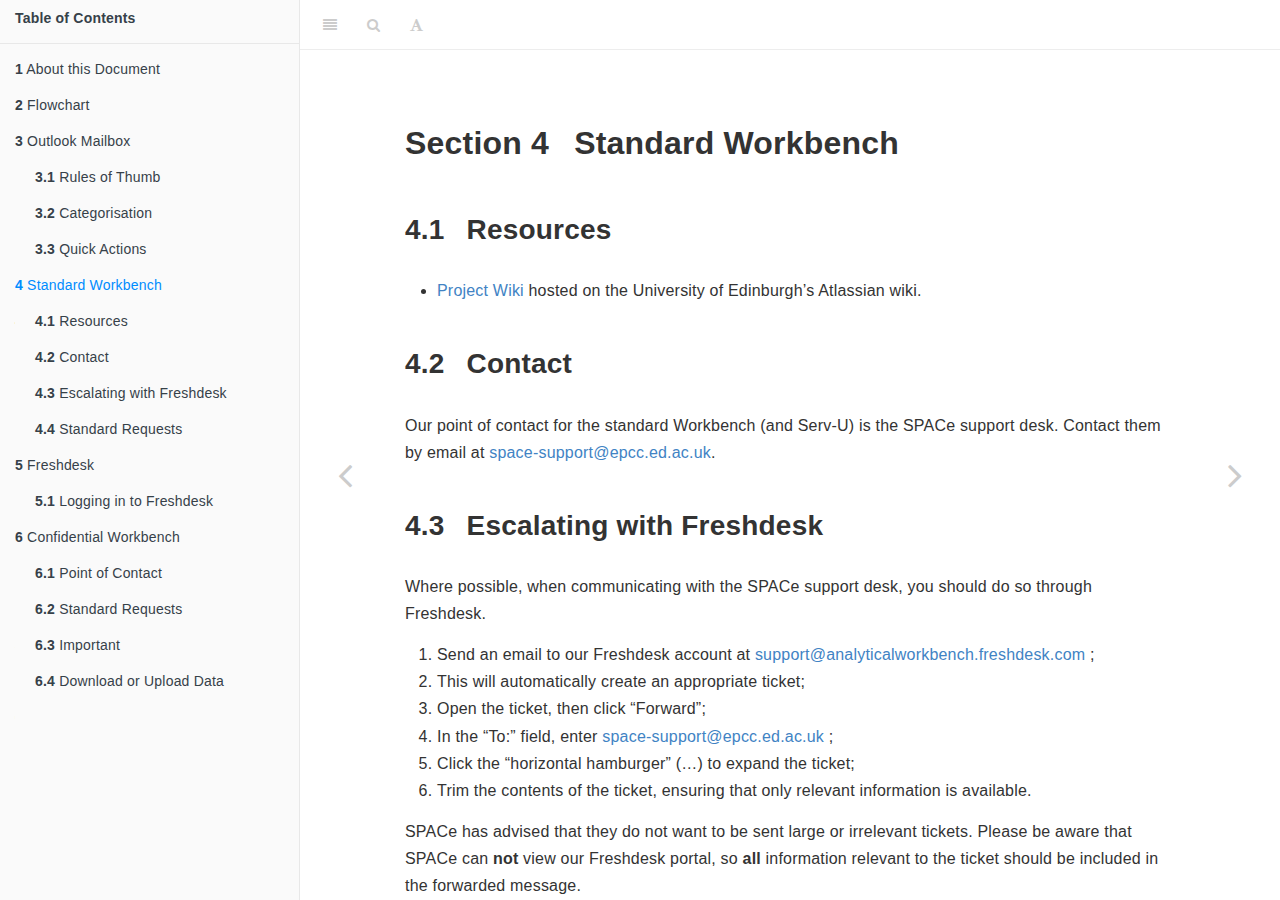
<file: docs/standard-workbench.html>
<!DOCTYPE html>
<html lang="" xml:lang="">
<head>

  <meta charset="utf-8" />
  <meta http-equiv="X-UA-Compatible" content="IE=edge" />
  <title>Section 4 Standard Workbench | Analytical Workbench Support Desk Manual</title>
  <meta name="description" content="Section 4 Standard Workbench | Analytical Workbench Support Desk Manual" />
  <meta name="generator" content="bookdown 0.22 and GitBook 2.6.7" />

  <meta property="og:title" content="Section 4 Standard Workbench | Analytical Workbench Support Desk Manual" />
  <meta property="og:type" content="book" />
  
  
  
  

  <meta name="twitter:card" content="summary" />
  <meta name="twitter:title" content="Section 4 Standard Workbench | Analytical Workbench Support Desk Manual" />
  
  
  



<meta name="date" content="2021-05-20" />

  <meta name="viewport" content="width=device-width, initial-scale=1" />
  <meta name="apple-mobile-web-app-capable" content="yes" />
  <meta name="apple-mobile-web-app-status-bar-style" content="black" />
  
  
<link rel="prev" href="outlook-mailbox.html"/>
<link rel="next" href="freshdesk.html"/>
<script src="libs/jquery-2.2.3/jquery.min.js"></script>
<link href="libs/gitbook-2.6.7/css/style.css" rel="stylesheet" />
<link href="libs/gitbook-2.6.7/css/plugin-table.css" rel="stylesheet" />
<link href="libs/gitbook-2.6.7/css/plugin-bookdown.css" rel="stylesheet" />
<link href="libs/gitbook-2.6.7/css/plugin-highlight.css" rel="stylesheet" />
<link href="libs/gitbook-2.6.7/css/plugin-search.css" rel="stylesheet" />
<link href="libs/gitbook-2.6.7/css/plugin-fontsettings.css" rel="stylesheet" />
<link href="libs/gitbook-2.6.7/css/plugin-clipboard.css" rel="stylesheet" />









<script src="libs/accessible-code-block-0.0.1/empty-anchor.js"></script>
<link href="libs/anchor-sections-1.0.1/anchor-sections.css" rel="stylesheet" />
<script src="libs/anchor-sections-1.0.1/anchor-sections.js"></script>




<link rel="stylesheet" href="style.css" type="text/css" />
</head>

<body>



  <div class="book without-animation with-summary font-size-2 font-family-1" data-basepath=".">

    <div class="book-summary">
      <nav role="navigation">

<ul class="summary">
<div style="padding: 10px 15px"><b>Table of Contents</b></div>
<li class="divider"></li>
<li class="chapter" data-level="1" data-path="index.html"><a href="index.html"><i class="fa fa-check"></i><b>1</b> About this Document</a></li>
<li class="chapter" data-level="2" data-path="flowchart.html"><a href="flowchart.html"><i class="fa fa-check"></i><b>2</b> Flowchart</a></li>
<li class="chapter" data-level="3" data-path="outlook-mailbox.html"><a href="outlook-mailbox.html"><i class="fa fa-check"></i><b>3</b> Outlook Mailbox</a><ul>
<li class="chapter" data-level="3.1" data-path="outlook-mailbox.html"><a href="outlook-mailbox.html#rules-of-thumb"><i class="fa fa-check"></i><b>3.1</b> Rules of Thumb</a><ul>
<li class="chapter" data-level="3.1.1" data-path="outlook-mailbox.html"><a href="outlook-mailbox.html#why-do-all-of-this-organisation"><i class="fa fa-check"></i><b>3.1.1</b> Why do all of this organisation?</a></li>
</ul></li>
<li class="chapter" data-level="3.2" data-path="outlook-mailbox.html"><a href="outlook-mailbox.html#categorisation"><i class="fa fa-check"></i><b>3.2</b> Categorisation</a></li>
<li class="chapter" data-level="3.3" data-path="outlook-mailbox.html"><a href="outlook-mailbox.html#quick-actions"><i class="fa fa-check"></i><b>3.3</b> Quick Actions</a></li>
</ul></li>
<li class="chapter" data-level="4" data-path="standard-workbench.html"><a href="standard-workbench.html"><i class="fa fa-check"></i><b>4</b> Standard Workbench</a><ul>
<li class="chapter" data-level="4.1" data-path="standard-workbench.html"><a href="standard-workbench.html#resources"><i class="fa fa-check"></i><b>4.1</b> Resources</a></li>
<li class="chapter" data-level="4.2" data-path="standard-workbench.html"><a href="standard-workbench.html#contact"><i class="fa fa-check"></i><b>4.2</b> Contact</a></li>
<li class="chapter" data-level="4.3" data-path="standard-workbench.html"><a href="standard-workbench.html#escalating-with-freshdesk"><i class="fa fa-check"></i><b>4.3</b> Escalating with Freshdesk</a></li>
<li class="chapter" data-level="4.4" data-path="standard-workbench.html"><a href="standard-workbench.html#standard-requests"><i class="fa fa-check"></i><b>4.4</b> Standard Requests</a><ul>
<li class="chapter" data-level="4.4.1" data-path="standard-workbench.html"><a href="standard-workbench.html#new-user-accounts"><i class="fa fa-check"></i><b>4.4.1</b> New User Accounts</a></li>
<li class="chapter" data-level="4.4.2" data-path="standard-workbench.html"><a href="standard-workbench.html#new-project"><i class="fa fa-check"></i><b>4.4.2</b> New Project</a></li>
<li class="chapter" data-level="4.4.3" data-path="standard-workbench.html"><a href="standard-workbench.html#password-reset"><i class="fa fa-check"></i><b>4.4.3</b> Password Reset</a></li>
<li class="chapter" data-level="4.4.4" data-path="standard-workbench.html"><a href="standard-workbench.html#restore-files-or-folders"><i class="fa fa-check"></i><b>4.4.4</b> Restore Files or Folders</a></li>
</ul></li>
</ul></li>
<li class="chapter" data-level="5" data-path="freshdesk.html"><a href="freshdesk.html"><i class="fa fa-check"></i><b>5</b> Freshdesk</a><ul>
<li class="chapter" data-level="5.1" data-path="freshdesk.html"><a href="freshdesk.html#logging-in-to-freshdesk"><i class="fa fa-check"></i><b>5.1</b> Logging in to Freshdesk</a></li>
</ul></li>
<li class="chapter" data-level="6" data-path="confidential-workbench.html"><a href="confidential-workbench.html"><i class="fa fa-check"></i><b>6</b> Confidential Workbench</a><ul>
<li class="chapter" data-level="6.1" data-path="confidential-workbench.html"><a href="confidential-workbench.html#point-of-contact"><i class="fa fa-check"></i><b>6.1</b> Point of Contact</a></li>
<li class="chapter" data-level="6.2" data-path="confidential-workbench.html"><a href="confidential-workbench.html#standard-requests-1"><i class="fa fa-check"></i><b>6.2</b> Standard Requests</a></li>
<li class="chapter" data-level="6.3" data-path="confidential-workbench.html"><a href="confidential-workbench.html#important"><i class="fa fa-check"></i><b>6.3</b> Important</a></li>
<li class="chapter" data-level="6.4" data-path="confidential-workbench.html"><a href="confidential-workbench.html#download-or-upload-data"><i class="fa fa-check"></i><b>6.4</b> Download or Upload Data</a><ul>
<li class="chapter" data-level="6.4.1" data-path="confidential-workbench.html"><a href="confidential-workbench.html#escalating-data-download-upload-requests"><i class="fa fa-check"></i><b>6.4.1</b> Escalating Data Download / Upload Requests</a></li>
</ul></li>
</ul></li>
</ul>

      </nav>
    </div>

    <div class="book-body">
      <div class="body-inner">
        <div class="book-header" role="navigation">
          <h1>
            <i class="fa fa-circle-o-notch fa-spin"></i><a href="./">Analytical Workbench Support Desk Manual</a>
          </h1>
        </div>

        <div class="page-wrapper" tabindex="-1" role="main">
          <div class="page-inner">

            <section class="normal" id="section-">
<div id="standard-workbench" class="section level1">
<h1><span class="header-section-number">Section 4</span> Standard Workbench</h1>
<div id="resources" class="section level2">
<h2><span class="header-section-number">4.1</span> Resources</h2>
<ul>
<li><a href="https://www.wiki.ed.ac.uk/display/SAW/User+Guide+-+SPACe+Analytical+Workbench">Project Wiki</a> hosted on the University of Edinburgh’s Atlassian wiki.</li>
</ul>
</div>
<div id="contact" class="section level2">
<h2><span class="header-section-number">4.2</span> Contact</h2>
<p>Our point of contact for the standard Workbench (and Serv-U) is the SPACe support desk. Contact them by email at <a href="mailto:space-support@epcc.ed.ac.uk" class="email">space-support@epcc.ed.ac.uk</a>.</p>
</div>
<div id="escalating-with-freshdesk" class="section level2">
<h2><span class="header-section-number">4.3</span> Escalating with Freshdesk</h2>
<p>Where possible, when communicating with the SPACe support desk, you should do so through Freshdesk.</p>
<ol style="list-style-type: decimal">
<li>Send an email to our Freshdesk account at <a href="mailto:support@analyticalworkbench.freshdesk.com" class="email">support@analyticalworkbench.freshdesk.com</a> ;</li>
<li>This will automatically create an appropriate ticket;</li>
<li>Open the ticket, then click “Forward”;</li>
<li>In the “To:” field, enter <a href="mailto:space-support@epcc.ed.ac.uk" class="email">space-support@epcc.ed.ac.uk</a> ;</li>
<li>Click the “horizontal hamburger” (…) to expand the ticket;</li>
<li>Trim the contents of the ticket, ensuring that only relevant information is available.</li>
</ol>
<p>SPACe has advised that they do not want to be sent large or irrelevant tickets. Please be aware that SPACe can <strong>not</strong> view our Freshdesk portal, so <strong>all</strong> information relevant to the ticket should be included in the forwarded message.</p>
</div>
<div id="standard-requests" class="section level2">
<h2><span class="header-section-number">4.4</span> Standard Requests</h2>
<p>The following forms can also be found in the Outlook mailbox, under the folder “Forms &gt; Standard”.</p>
<p>SPACe has requested that we send these forms as plain text, rather than tables, and they are presented as such.</p>
<div id="new-user-accounts" class="section level3">
<h3><span class="header-section-number">4.4.1</span> New User Accounts</h3>
<p>To set up a new user account, use the following template:</p>
<pre><code>Name: 
Email: 
VM: awb-general01
Project reference: awb01
Start date: 
End date: NA
User type: Standard user</code></pre>
<p><strong>Agreed timeframe:</strong> 3 working days.</p>
<p><em>“Project reference”</em> is be the name of the shared workspace that the individual has access to. <em>“awb01”</em> is the name of the generic project reference, for any user who is not part of a team or does not need a shared workspace.</p>
<p>If it is unclear whether the user needs a shared workspace, use <em>“awb01”</em> as the project reference.</p>
<p>At time of writing, users can not be attached to more than one project reference. If a user needs to work on multiple projects, with multiple shared workspaces, they will need more than one account. Changing a user’s project reference requires deleting (or abandoning) their old account, and making a new one.</p>
<p><em>“End date”</em> is used to specify if an account should be automatically deleted on a certain date. Unless this is strictly needed, leave it blank or explicitly not required, such as by entering <em>NA</em>, or similar.</p>
<p><em>“User type”</em> is used to request users with non-standard permissions. For example, users with root access. With the exception of Analytical Workbench and SPACe staff, this should always be <em>“Standard user”</em>.</p>
</div>
<div id="new-project" class="section level3">
<h3><span class="header-section-number">4.4.2</span> New Project</h3>
<p>Before users can be created under a project (shared workspace), that project must first exist. Before requesting that new users are created for a project that you are uncertain about the existence of, first confirm that the project exists.</p>
<p>At present, we do not have a log of the existing projects. To confirm that a project exists:</p>
<ol style="list-style-type: decimal">
<li>Log in to your account on the Analytical Workbench;</li>
<li>Check the folder of project names <em>“/md3_01/”</em>. If the requested project name does not exist, then…</li>
<li>Request that a new project is created.</li>
</ol>
<p>To set up a new project (shared workspace) on the Analytical Workbench, use the following template:</p>
<pre><code>Project name: 
VM which needs access to the project: awb-general01</code></pre>
</div>
<div id="password-reset" class="section level3">
<h3><span class="header-section-number">4.4.3</span> Password Reset</h3>
<p>To request that a user’s passwords are reset, use the following template:</p>
<pre><code>Username:
Guacamole / VM / Both: Both</code></pre>
<p><strong>Agreed timeframe:</strong> 24 hours.</p>
<p>SPACe helpdesk will email the user to inform them that their passwords have been reset.</p>
</div>
<div id="restore-files-or-folders" class="section level3">
<h3><span class="header-section-number">4.4.4</span> Restore Files or Folders</h3>
<p>To request that a user’s files or folders are restored from a backup, use the following template:</p>
<pre><code>File path: 
Date of backup: </code></pre>
<p>Backups of the /data/ mount are done nightly. The date of backup can be up to two weeks prior to the request being carried out.</p>
<p>The file path should be given as the absolute path to the file or directory, as given in File Explorer. For example: <em>/beegfs10/absolute_path/my_folder/</em>.</p>

</div>
</div>
</div>
            </section>

          </div>
        </div>
      </div>
<a href="outlook-mailbox.html" class="navigation navigation-prev " aria-label="Previous page"><i class="fa fa-angle-left"></i></a>
<a href="freshdesk.html" class="navigation navigation-next " aria-label="Next page"><i class="fa fa-angle-right"></i></a>
    </div>
  </div>
<script src="libs/gitbook-2.6.7/js/app.min.js"></script>
<script src="libs/gitbook-2.6.7/js/lunr.js"></script>
<script src="libs/gitbook-2.6.7/js/clipboard.min.js"></script>
<script src="libs/gitbook-2.6.7/js/plugin-search.js"></script>
<script src="libs/gitbook-2.6.7/js/plugin-sharing.js"></script>
<script src="libs/gitbook-2.6.7/js/plugin-fontsettings.js"></script>
<script src="libs/gitbook-2.6.7/js/plugin-bookdown.js"></script>
<script src="libs/gitbook-2.6.7/js/jquery.highlight.js"></script>
<script src="libs/gitbook-2.6.7/js/plugin-clipboard.js"></script>
<script>
gitbook.require(["gitbook"], function(gitbook) {
gitbook.start({
"sharing": {
"github": false,
"facebook": false,
"twitter": false,
"linkedin": false,
"weibo": false,
"instapaper": false,
"vk": false,
"whatsapp": false,
"all": false
},
"fontsettings": {
"theme": "white",
"family": "sans",
"size": 2
},
"edit": null,
"history": {
"link": null,
"text": null
},
"view": {
"link": null,
"text": null
},
"download": null,
"toc": {
"collapse": "subsection",
"scroll_highlight": true
},
"toolbar": {
"position": "fixed"
},
"search": true,
"info": false
});
});
</script>

<!-- dynamically load mathjax for compatibility with self-contained -->
<script>
  (function () {
    var script = document.createElement("script");
    script.type = "text/javascript";
    var src = "true";
    if (src === "" || src === "true") src = "https://mathjax.rstudio.com/latest/MathJax.js?config=TeX-MML-AM_CHTML";
    if (location.protocol !== "file:")
      if (/^https?:/.test(src))
        src = src.replace(/^https?:/, '');
    script.src = src;
    document.getElementsByTagName("head")[0].appendChild(script);
  })();
</script>
</body>

</html>
</file>
<file: docs/libs/gitbook-2.6.7/css/plugin-table.css>
.book .book-body .page-wrapper .page-inner section.normal table{display:table;width:100%;border-collapse:collapse;border-spacing:0;overflow:auto}.book .book-body .page-wrapper .page-inner section.normal table td,.book .book-body .page-wrapper .page-inner section.normal table th{padding:6px 13px;border:1px solid #ddd}.book .book-body .page-wrapper .page-inner section.normal table tr{background-color:#fff;border-top:1px solid #ccc}.book .book-body .page-wrapper .page-inner section.normal table tr:nth-child(2n){background-color:#f8f8f8}.book .book-body .page-wrapper .page-inner section.normal table th{font-weight:700}
</file>
<file: docs/libs/gitbook-2.6.7/css/plugin-bookdown.css>
.book .book-header h1 {
  padding-left: 20px;
  padding-right: 20px;
}
.book .book-header.fixed {
  position: fixed;
  right: 0;
  top: 0;
  left: 0;
  border-bottom: 1px solid rgba(0,0,0,.07);
}
span.search-highlight {
  background-color: #ffff88;
}
@media (min-width: 600px) {
  .book.with-summary .book-header.fixed {
    left: 300px;
  }
}
@media (max-width: 1240px) {
  .book .book-body.fixed {
    top: 50px;
  }
  .book .book-body.fixed .body-inner {
    top: auto;
  }
}
@media (max-width: 600px) {
  .book.with-summary .book-header.fixed {
    left: calc(100% - 60px);
    min-width: 300px;
  }
  .book.with-summary .book-body {
    transform: none;
    left: calc(100% - 60px);
    min-width: 300px;
  }
  .book .book-body.fixed {
    top: 0;
  }
}

.book .book-body.fixed .body-inner {
  top: 50px;
}
.book .book-body .page-wrapper .page-inner section.normal sub, .book .book-body .page-wrapper .page-inner section.normal sup {
  font-size: 85%;
}

@media print {
  .book .book-summary, .book .book-body .book-header, .fa {
    display: none !important;
  }
  .book .book-body.fixed {
    left: 0px;
  }
  .book .book-body,.book .book-body .body-inner, .book.with-summary {
    overflow: visible !important;
  }
}
.kable_wrapper {
  border-spacing: 20px 0;
  border-collapse: separate;
  border: none;
  margin: auto;
}
.kable_wrapper > tbody > tr > td {
  vertical-align: top;
}
.book .book-body .page-wrapper .page-inner section.normal table tr.header {
  border-top-width: 2px;
}
.book .book-body .page-wrapper .page-inner section.normal table tr:last-child td {
  border-bottom-width: 2px;
}
.book .book-body .page-wrapper .page-inner section.normal table td, .book .book-body .page-wrapper .page-inner section.normal table th {
  border-left: none;
  border-right: none;
}
.book .book-body .page-wrapper .page-inner section.normal table.kable_wrapper > tbody > tr, .book .book-body .page-wrapper .page-inner section.normal table.kable_wrapper > tbody > tr > td {
  border-top: none;
}
.book .book-body .page-wrapper .page-inner section.normal table.kable_wrapper > tbody > tr:last-child > td {
    border-bottom: none;
}

div.theorem, div.lemma, div.corollary, div.proposition, div.conjecture {
  font-style: italic;
}
span.theorem, span.lemma, span.corollary, span.proposition, span.conjecture {
  font-style: normal;
}
div.proof>*:last-child:after {
  content: "\25a2";
  float: right;
}
.header-section-number {
  padding-right: .5em;
}
</file>
<file: docs/libs/gitbook-2.6.7/css/plugin-highlight.css>
.book .book-body .page-wrapper .page-inner section.normal pre,
.book .book-body .page-wrapper .page-inner section.normal code {
  /* http://jmblog.github.com/color-themes-for-google-code-highlightjs */
  /* Tomorrow Comment */
  /* Tomorrow Red */
  /* Tomorrow Orange */
  /* Tomorrow Yellow */
  /* Tomorrow Green */
  /* Tomorrow Aqua */
  /* Tomorrow Blue */
  /* Tomorrow Purple */
}
.book .book-body .page-wrapper .page-inner section.normal pre .hljs-comment,
.book .book-body .page-wrapper .page-inner section.normal code .hljs-comment,
.book .book-body .page-wrapper .page-inner section.normal pre .hljs-title,
.book .book-body .page-wrapper .page-inner section.normal code .hljs-title {
  color: #8e908c;
}
.book .book-body .page-wrapper .page-inner section.normal pre .hljs-variable,
.book .book-body .page-wrapper .page-inner section.normal code .hljs-variable,
.book .book-body .page-wrapper .page-inner section.normal pre .hljs-attribute,
.book .book-body .page-wrapper .page-inner section.normal code .hljs-attribute,
.book .book-body .page-wrapper .page-inner section.normal pre .hljs-tag,
.book .book-body .page-wrapper .page-inner section.normal code .hljs-tag,
.book .book-body .page-wrapper .page-inner section.normal pre .hljs-regexp,
.book .book-body .page-wrapper .page-inner section.normal code .hljs-regexp,
.book .book-body .page-wrapper .page-inner section.normal pre .ruby .hljs-constant,
.book .book-body .page-wrapper .page-inner section.normal code .ruby .hljs-constant,
.book .book-body .page-wrapper .page-inner section.normal pre .xml .hljs-tag .hljs-title,
.book .book-body .page-wrapper .page-inner section.normal code .xml .hljs-tag .hljs-title,
.book .book-body .page-wrapper .page-inner section.normal pre .xml .hljs-pi,
.book .book-body .page-wrapper .page-inner section.normal code .xml .hljs-pi,
.book .book-body .page-wrapper .page-inner section.normal pre .xml .hljs-doctype,
.book .book-body .page-wrapper .page-inner section.normal code .xml .hljs-doctype,
.book .book-body .page-wrapper .page-inner section.normal pre .html .hljs-doctype,
.book .book-body .page-wrapper .page-inner section.normal code .html .hljs-doctype,
.book .book-body .page-wrapper .page-inner section.normal pre .css .hljs-id,
.book .book-body .page-wrapper .page-inner section.normal code .css .hljs-id,
.book .book-body .page-wrapper .page-inner section.normal pre .css .hljs-class,
.book .book-body .page-wrapper .page-inner section.normal code .css .hljs-class,
.book .book-body .page-wrapper .page-inner section.normal pre .css .hljs-pseudo,
.book .book-body .page-wrapper .page-inner section.normal code .css .hljs-pseudo {
  color: #c82829;
}
.book .book-body .page-wrapper .page-inner section.normal pre .hljs-number,
.book .book-body .page-wrapper .page-inner section.normal code .hljs-number,
.book .book-body .page-wrapper .page-inner section.normal pre .hljs-preprocessor,
.book .book-body .page-wrapper .page-inner section.normal code .hljs-preprocessor,
.book .book-body .page-wrapper .page-inner section.normal pre .hljs-pragma,
.book .book-body .page-wrapper .page-inner section.normal code .hljs-pragma,
.book .book-body .page-wrapper .page-inner section.normal pre .hljs-built_in,
.book .book-body .page-wrapper .page-inner section.normal code .hljs-built_in,
.book .book-body .page-wrapper .page-inner section.normal pre .hljs-literal,
.book .book-body .page-wrapper .page-inner section.normal code .hljs-literal,
.book .book-body .page-wrapper .page-inner section.normal pre .hljs-params,
.book .book-body .page-wrapper .page-inner section.normal code .hljs-params,
.book .book-body .page-wrapper .page-inner section.normal pre .hljs-constant,
.book .book-body .page-wrapper .page-inner section.normal code .hljs-constant {
  color: #f5871f;
}
.book .book-body .page-wrapper .page-inner section.normal pre .ruby .hljs-class .hljs-title,
.book .book-body .page-wrapper .page-inner section.normal code .ruby .hljs-class .hljs-title,
.book .book-body .page-wrapper .page-inner section.normal pre .css .hljs-rules .hljs-attribute,
.book .book-body .page-wrapper .page-inner section.normal code .css .hljs-rules .hljs-attribute {
  color: #eab700;
}
.book .book-body .page-wrapper .page-inner section.normal pre .hljs-string,
.book .book-body .page-wrapper .page-inner section.normal code .hljs-string,
.book .book-body .page-wrapper .page-inner section.normal pre .hljs-value,
.book .book-body .page-wrapper .page-inner section.normal code .hljs-value,
.book .book-body .page-wrapper .page-inner section.normal pre .hljs-inheritance,
.book .book-body .page-wrapper .page-inner section.normal code .hljs-inheritance,
.book .book-body .page-wrapper .page-inner section.normal pre .hljs-header,
.book .book-body .page-wrapper .page-inner section.normal code .hljs-header,
.book .book-body .page-wrapper .page-inner section.normal pre .ruby .hljs-symbol,
.book .book-body .page-wrapper .page-inner section.normal code .ruby .hljs-symbol,
.book .book-body .page-wrapper .page-inner section.normal pre .xml .hljs-cdata,
.book .book-body .page-wrapper .page-inner section.normal code .xml .hljs-cdata {
  color: #718c00;
}
.book .book-body .page-wrapper .page-inner section.normal pre .css .hljs-hexcolor,
.book .book-body .page-wrapper .page-inner section.normal code .css .hljs-hexcolor {
  color: #3e999f;
}
.book .book-body .page-wrapper .page-inner section.normal pre .hljs-function,
.book .book-body .page-wrapper .page-inner section.normal code .hljs-function,
.book .book-body .page-wrapper .page-inner section.normal pre .python .hljs-decorator,
.book .book-body .page-wrapper .page-inner section.normal code .python .hljs-decorator,
.book .book-body .page-wrapper .page-inner section.normal pre .python .hljs-title,
.book .book-body .page-wrapper .page-inner section.normal code .python .hljs-title,
.book .book-body .page-wrapper .page-inner section.normal pre .ruby .hljs-function .hljs-title,
.book .book-body .page-wrapper .page-inner section.normal code .ruby .hljs-function .hljs-title,
.book .book-body .page-wrapper .page-inner section.normal pre .ruby .hljs-title .hljs-keyword,
.book .book-body .page-wrapper .page-inner section.normal code .ruby .hljs-title .hljs-keyword,
.book .book-body .page-wrapper .page-inner section.normal pre .perl .hljs-sub,
.book .book-body .page-wrapper .page-inner section.normal code .perl .hljs-sub,
.book .book-body .page-wrapper .page-inner section.normal pre .javascript .hljs-title,
.book .book-body .page-wrapper .page-inner section.normal code .javascript .hljs-title,
.book .book-body .page-wrapper .page-inner section.normal pre .coffeescript .hljs-title,
.book .book-body .page-wrapper .page-inner section.normal code .coffeescript .hljs-title {
  color: #4271ae;
}
.book .book-body .page-wrapper .page-inner section.normal pre .hljs-keyword,
.book .book-body .page-wrapper .page-inner section.normal code .hljs-keyword,
.book .book-body .page-wrapper .page-inner section.normal pre .javascript .hljs-function,
.book .book-body .page-wrapper .page-inner section.normal code .javascript .hljs-function {
  color: #8959a8;
}
.book .book-body .page-wrapper .page-inner section.normal pre .hljs,
.book .book-body .page-wrapper .page-inner section.normal code .hljs {
  display: block;
  background: white;
  color: #4d4d4c;
  padding: 0.5em;
}
.book .book-body .page-wrapper .page-inner section.normal pre .coffeescript .javascript,
.book .book-body .page-wrapper .page-inner section.normal code .coffeescript .javascript,
.book .book-body .page-wrapper .page-inner section.normal pre .javascript .xml,
.book .book-body .page-wrapper .page-inner section.normal code .javascript .xml,
.book .book-body .page-wrapper .page-inner section.normal pre .tex .hljs-formula,
.book .book-body .page-wrapper .page-inner section.normal code .tex .hljs-formula,
.book .book-body .page-wrapper .page-inner section.normal pre .xml .javascript,
.book .book-body .page-wrapper .page-inner section.normal code .xml .javascript,
.book .book-body .page-wrapper .page-inner section.normal pre .xml .vbscript,
.book .book-body .page-wrapper .page-inner section.normal code .xml .vbscript,
.book .book-body .page-wrapper .page-inner section.normal pre .xml .css,
.book .book-body .page-wrapper .page-inner section.normal code .xml .css,
.book .book-body .page-wrapper .page-inner section.normal pre .xml .hljs-cdata,
.book .book-body .page-wrapper .page-inner section.normal code .xml .hljs-cdata {
  opacity: 0.5;
}
.book.color-theme-1 .book-body .page-wrapper .page-inner section.normal pre,
.book.color-theme-1 .book-body .page-wrapper .page-inner section.normal code {
  /*

Orginal Style from ethanschoonover.com/solarized (c) Jeremy Hull <sourdrums@gmail.com>

*/
  /* Solarized Green */
  /* Solarized Cyan */
  /* Solarized Blue */
  /* Solarized Yellow */
  /* Solarized Orange */
  /* Solarized Red */
  /* Solarized Violet */
}
.book.color-theme-1 .book-body .page-wrapper .page-inner section.normal pre .hljs,
.book.color-theme-1 .book-body .page-wrapper .page-inner section.normal code .hljs {
  display: block;
  padding: 0.5em;
  background: #fdf6e3;
  color: #657b83;
}
.book.color-theme-1 .book-body .page-wrapper .page-inner section.normal pre .hljs-comment,
.book.color-theme-1 .book-body .page-wrapper .page-inner section.normal code .hljs-comment,
.book.color-theme-1 .book-body .page-wrapper .page-inner section.normal pre .hljs-template_comment,
.book.color-theme-1 .book-body .page-wrapper .page-inner section.normal code .hljs-template_comment,
.book.color-theme-1 .book-body .page-wrapper .page-inner section.normal pre .diff .hljs-header,
.book.color-theme-1 .book-body .page-wrapper .page-inner section.normal code .diff .hljs-header,
.book.color-theme-1 .book-body .page-wrapper .page-inner section.normal pre .hljs-doctype,
.book.color-theme-1 .book-body .page-wrapper .page-inner section.normal code .hljs-doctype,
.book.color-theme-1 .book-body .page-wrapper .page-inner section.normal pre .hljs-pi,
.book.color-theme-1 .book-body .page-wrapper .page-inner section.normal code .hljs-pi,
.book.color-theme-1 .book-body .page-wrapper .page-inner section.normal pre .lisp .hljs-string,
.book.color-theme-1 .book-body .page-wrapper .page-inner section.normal code .lisp .hljs-string,
.book.color-theme-1 .book-body .page-wrapper .page-inner section.normal pre .hljs-javadoc,
.book.color-theme-1 .book-body .page-wrapper .page-inner section.normal code .hljs-javadoc {
  color: #93a1a1;
}
.book.color-theme-1 .book-body .page-wrapper .page-inner section.normal pre .hljs-keyword,
.book.color-theme-1 .book-body .page-wrapper .page-inner section.normal code .hljs-keyword,
.book.color-theme-1 .book-body .page-wrapper .page-inner section.normal pre .hljs-winutils,
.book.color-theme-1 .book-body .page-wrapper .page-inner section.normal code .hljs-winutils,
.book.color-theme-1 .book-body .page-wrapper .page-inner section.normal pre .method,
.book.color-theme-1 .book-body .page-wrapper .page-inner section.normal code .method,
.book.color-theme-1 .book-body .page-wrapper .page-inner section.normal pre .hljs-addition,
.book.color-theme-1 .book-body .page-wrapper .page-inner section.normal code .hljs-addition,
.book.color-theme-1 .book-body .page-wrapper .page-inner section.normal pre .css .hljs-tag,
.book.color-theme-1 .book-body .page-wrapper .page-inner section.normal code .css .hljs-tag,
.book.color-theme-1 .book-body .page-wrapper .page-inner section.normal pre .hljs-request,
.book.color-theme-1 .book-body .page-wrapper .page-inner section.normal code .hljs-request,
.book.color-theme-1 .book-body .page-wrapper .page-inner section.normal pre .hljs-status,
.book.color-theme-1 .book-body .page-wrapper .page-inner section.normal code .hljs-status,
.book.color-theme-1 .book-body .page-wrapper .page-inner section.normal pre .nginx .hljs-title,
.book.color-theme-1 .book-body .page-wrapper .page-inner section.normal code .nginx .hljs-title {
  color: #859900;
}
.book.color-theme-1 .book-body .page-wrapper .page-inner section.normal pre .hljs-number,
.book.color-theme-1 .book-body .page-wrapper .page-inner section.normal code .hljs-number,
.book.color-theme-1 .book-body .page-wrapper .page-inner section.normal pre .hljs-command,
.book.color-theme-1 .book-body .page-wrapper .page-inner section.normal code .hljs-command,
.book.color-theme-1 .book-body .page-wrapper .page-inner section.normal pre .hljs-string,
.book.color-theme-1 .book-body .page-wrapper .page-inner section.normal code .hljs-string,
.book.color-theme-1 .book-body .page-wrapper .page-inner section.normal pre .hljs-tag .hljs-value,
.book.color-theme-1 .book-body .page-wrapper .page-inner section.normal code .hljs-tag .hljs-value,
.book.color-theme-1 .book-body .page-wrapper .page-inner section.normal pre .hljs-rules .hljs-value,
.book.color-theme-1 .book-body .page-wrapper .page-inner section.normal code .hljs-rules .hljs-value,
.book.color-theme-1 .book-body .page-wrapper .page-inner section.normal pre .hljs-phpdoc,
.book.color-theme-1 .book-body .page-wrapper .page-inner section.normal code .hljs-phpdoc,
.book.color-theme-1 .book-body .page-wrapper .page-inner section.normal pre .tex .hljs-formula,
.book.color-theme-1 .book-body .page-wrapper .page-inner section.normal code .tex .hljs-formula,
.book.color-theme-1 .book-body .page-wrapper .page-inner section.normal pre .hljs-regexp,
.book.color-theme-1 .book-body .page-wrapper .page-inner section.normal code .hljs-regexp,
.book.color-theme-1 .book-body .page-wrapper .page-inner section.normal pre .hljs-hexcolor,
.book.color-theme-1 .book-body .page-wrapper .page-inner section.normal code .hljs-hexcolor,
.book.color-theme-1 .book-body .page-wrapper .page-inner section.normal pre .hljs-link_url,
.book.color-theme-1 .book-body .page-wrapper .page-inner section.normal code .hljs-link_url {
  color: #2aa198;
}
.book.color-theme-1 .book-body .page-wrapper .page-inner section.normal pre .hljs-title,
.book.color-theme-1 .book-body .page-wrapper .page-inner section.normal code .hljs-title,
.book.color-theme-1 .book-body .page-wrapper .page-inner section.normal pre .hljs-localvars,
.book.color-theme-1 .book-body .page-wrapper .page-inner section.normal code .hljs-localvars,
.book.color-theme-1 .book-body .page-wrapper .page-inner section.normal pre .hljs-chunk,
.book.color-theme-1 .book-body .page-wrapper .page-inner section.normal code .hljs-chunk,
.book.color-theme-1 .book-body .page-wrapper .page-inner section.normal pre .hljs-decorator,
.book.color-theme-1 .book-body .page-wrapper .page-inner section.normal code .hljs-decorator,
.book.color-theme-1 .book-body .page-wrapper .page-inner section.normal pre .hljs-built_in,
.book.color-theme-1 .book-body .page-wrapper .page-inner section.normal code .hljs-built_in,
.book.color-theme-1 .book-body .page-wrapper .page-inner section.normal pre .hljs-identifier,
.book.color-theme-1 .book-body .page-wrapper .page-inner section.normal code .hljs-identifier,
.book.color-theme-1 .book-body .page-wrapper .page-inner section.normal pre .vhdl .hljs-literal,
.book.color-theme-1 .book-body .page-wrapper .page-inner section.normal code .vhdl .hljs-literal,
.book.color-theme-1 .book-body .page-wrapper .page-inner section.normal pre .hljs-id,
.book.color-theme-1 .book-body .page-wrapper .page-inner section.normal code .hljs-id,
.book.color-theme-1 .book-body .page-wrapper .page-inner section.normal pre .css .hljs-function,
.book.color-theme-1 .book-body .page-wrapper .page-inner section.normal code .css .hljs-function {
  color: #268bd2;
}
.book.color-theme-1 .book-body .page-wrapper .page-inner section.normal pre .hljs-attribute,
.book.color-theme-1 .book-body .page-wrapper .page-inner section.normal code .hljs-attribute,
.book.color-theme-1 .book-body .page-wrapper .page-inner section.normal pre .hljs-variable,
.book.color-theme-1 .book-body .page-wrapper .page-inner section.normal code .hljs-variable,
.book.color-theme-1 .book-body .page-wrapper .page-inner section.normal pre .lisp .hljs-body,
.book.color-theme-1 .book-body .page-wrapper .page-inner section.normal code .lisp .hljs-body,
.book.color-theme-1 .book-body .page-wrapper .page-inner section.normal pre .smalltalk .hljs-number,
.book.color-theme-1 .book-body .page-wrapper .page-inner section.normal code .smalltalk .hljs-number,
.book.color-theme-1 .book-body .page-wrapper .page-inner section.normal pre .hljs-constant,
.book.color-theme-1 .book-body .page-wrapper .page-inner section.normal code .hljs-constant,
.book.color-theme-1 .book-body .page-wrapper .page-inner section.normal pre .hljs-class .hljs-title,
.book.color-theme-1 .book-body .page-wrapper .page-inner section.normal code .hljs-class .hljs-title,
.book.color-theme-1 .book-body .page-wrapper .page-inner section.normal pre .hljs-parent,
.book.color-theme-1 .book-body .page-wrapper .page-inner section.normal code .hljs-parent,
.book.color-theme-1 .book-body .page-wrapper .page-inner section.normal pre .haskell .hljs-type,
.book.color-theme-1 .book-body .page-wrapper .page-inner section.normal code .haskell .hljs-type,
.book.color-theme-1 .book-body .page-wrapper .page-inner section.normal pre .hljs-link_reference,
.book.color-theme-1 .book-body .page-wrapper .page-inner section.normal code .hljs-link_reference {
  color: #b58900;
}
.book.color-theme-1 .book-body .page-wrapper .page-inner section.normal pre .hljs-preprocessor,
.book.color-theme-1 .book-body .page-wrapper .page-inner section.normal code .hljs-preprocessor,
.book.color-theme-1 .book-body .page-wrapper .page-inner section.normal pre .hljs-preprocessor .hljs-keyword,
.book.color-theme-1 .book-body .page-wrapper .page-inner section.normal code .hljs-preprocessor .hljs-keyword,
.book.color-theme-1 .book-body .page-wrapper .page-inner section.normal pre .hljs-pragma,
.book.color-theme-1 .book-body .page-wrapper .page-inner section.normal code .hljs-pragma,
.book.color-theme-1 .book-body .page-wrapper .page-inner section.normal pre .hljs-shebang,
.book.color-theme-1 .book-body .page-wrapper .page-inner section.normal code .hljs-shebang,
.book.color-theme-1 .book-body .page-wrapper .page-inner section.normal pre .hljs-symbol,
.book.color-theme-1 .book-body .page-wrapper .page-inner section.normal code .hljs-symbol,
.book.color-theme-1 .book-body .page-wrapper .page-inner section.normal pre .hljs-symbol .hljs-string,
.book.color-theme-1 .book-body .page-wrapper .page-inner section.normal code .hljs-symbol .hljs-string,
.book.color-theme-1 .book-body .page-wrapper .page-inner section.normal pre .diff .hljs-change,
.book.color-theme-1 .book-body .page-wrapper .page-inner section.normal code .diff .hljs-change,
.book.color-theme-1 .book-body .page-wrapper .page-inner section.normal pre .hljs-special,
.book.color-theme-1 .book-body .page-wrapper .page-inner section.normal code .hljs-special,
.book.color-theme-1 .book-body .page-wrapper .page-inner section.normal pre .hljs-attr_selector,
.book.color-theme-1 .book-body .page-wrapper .page-inner section.normal code .hljs-attr_selector,
.book.color-theme-1 .book-body .page-wrapper .page-inner section.normal pre .hljs-subst,
.book.color-theme-1 .book-body .page-wrapper .page-inner section.normal code .hljs-subst,
.book.color-theme-1 .book-body .page-wrapper .page-inner section.normal pre .hljs-cdata,
.book.color-theme-1 .book-body .page-wrapper .page-inner section.normal code .hljs-cdata,
.book.color-theme-1 .book-body .page-wrapper .page-inner section.normal pre .clojure .hljs-title,
.book.color-theme-1 .book-body .page-wrapper .page-inner section.normal code .clojure .hljs-title,
.book.color-theme-1 .book-body .page-wrapper .page-inner section.normal pre .css .hljs-pseudo,
.book.color-theme-1 .book-body .page-wrapper .page-inner section.normal code .css .hljs-pseudo,
.book.color-theme-1 .book-body .page-wrapper .page-inner section.normal pre .hljs-header,
.book.color-theme-1 .book-body .page-wrapper .page-inner section.normal code .hljs-header {
  color: #cb4b16;
}
.book.color-theme-1 .book-body .page-wrapper .page-inner section.normal pre .hljs-deletion,
.book.color-theme-1 .book-body .page-wrapper .page-inner section.normal code .hljs-deletion,
.book.color-theme-1 .book-body .page-wrapper .page-inner section.normal pre .hljs-important,
.book.color-theme-1 .book-body .page-wrapper .page-inner section.normal code .hljs-important {
  color: #dc322f;
}
.book.color-theme-1 .book-body .page-wrapper .page-inner section.normal pre .hljs-link_label,
.book.color-theme-1 .book-body .page-wrapper .page-inner section.normal code .hljs-link_label {
  color: #6c71c4;
}
.book.color-theme-1 .book-body .page-wrapper .page-inner section.normal pre .tex .hljs-formula,
.book.color-theme-1 .book-body .page-wrapper .page-inner section.normal code .tex .hljs-formula {
  background: #eee8d5;
}
.book.color-theme-2 .book-body .page-wrapper .page-inner section.normal pre,
.book.color-theme-2 .book-body .page-wrapper .page-inner section.normal code {
  /* Tomorrow Night Bright Theme */
  /* Original theme - https://github.com/chriskempson/tomorrow-theme */
  /* http://jmblog.github.com/color-themes-for-google-code-highlightjs */
  /* Tomorrow Comment */
  /* Tomorrow Red */
  /* Tomorrow Orange */
  /* Tomorrow Yellow */
  /* Tomorrow Green */
  /* Tomorrow Aqua */
  /* Tomorrow Blue */
  /* Tomorrow Purple */
}
.book.color-theme-2 .book-body .page-wrapper .page-inner section.normal pre .hljs-comment,
.book.color-theme-2 .book-body .page-wrapper .page-inner section.normal code .hljs-comment,
.book.color-theme-2 .book-body .page-wrapper .page-inner section.normal pre .hljs-title,
.book.color-theme-2 .book-body .page-wrapper .page-inner section.normal code .hljs-title {
  color: #969896;
}
.book.color-theme-2 .book-body .page-wrapper .page-inner section.normal pre .hljs-variable,
.book.color-theme-2 .book-body .page-wrapper .page-inner section.normal code .hljs-variable,
.book.color-theme-2 .book-body .page-wrapper .page-inner section.normal pre .hljs-attribute,
.book.color-theme-2 .book-body .page-wrapper .page-inner section.normal code .hljs-attribute,
.book.color-theme-2 .book-body .page-wrapper .page-inner section.normal pre .hljs-tag,
.book.color-theme-2 .book-body .page-wrapper .page-inner section.normal code .hljs-tag,
.book.color-theme-2 .book-body .page-wrapper .page-inner section.normal pre .hljs-regexp,
.book.color-theme-2 .book-body .page-wrapper .page-inner section.normal code .hljs-regexp,
.book.color-theme-2 .book-body .page-wrapper .page-inner section.normal pre .ruby .hljs-constant,
.book.color-theme-2 .book-body .page-wrapper .page-inner section.normal code .ruby .hljs-constant,
.book.color-theme-2 .book-body .page-wrapper .page-inner section.normal pre .xml .hljs-tag .hljs-title,
.book.color-theme-2 .book-body .page-wrapper .page-inner section.normal code .xml .hljs-tag .hljs-title,
.book.color-theme-2 .book-body .page-wrapper .page-inner section.normal pre .xml .hljs-pi,
.book.color-theme-2 .book-body .page-wrapper .page-inner section.normal code .xml .hljs-pi,
.book.color-theme-2 .book-body .page-wrapper .page-inner section.normal pre .xml .hljs-doctype,
.book.color-theme-2 .book-body .page-wrapper .page-inner section.normal code .xml .hljs-doctype,
.book.color-theme-2 .book-body .page-wrapper .page-inner section.normal pre .html .hljs-doctype,
.book.color-theme-2 .book-body .page-wrapper .page-inner section.normal code .html .hljs-doctype,
.book.color-theme-2 .book-body .page-wrapper .page-inner section.normal pre .css .hljs-id,
.book.color-theme-2 .book-body .page-wrapper .page-inner section.normal code .css .hljs-id,
.book.color-theme-2 .book-body .page-wrapper .page-inner section.normal pre .css .hljs-class,
.book.color-theme-2 .book-body .page-wrapper .page-inner section.normal code .css .hljs-class,
.book.color-theme-2 .book-body .page-wrapper .page-inner section.normal pre .css .hljs-pseudo,
.book.color-theme-2 .book-body .page-wrapper .page-inner section.normal code .css .hljs-pseudo {
  color: #d54e53;
}
.book.color-theme-2 .book-body .page-wrapper .page-inner section.normal pre .hljs-number,
.book.color-theme-2 .book-body .page-wrapper .page-inner section.normal code .hljs-number,
.book.color-theme-2 .book-body .page-wrapper .page-inner section.normal pre .hljs-preprocessor,
.book.color-theme-2 .book-body .page-wrapper .page-inner section.normal code .hljs-preprocessor,
.book.color-theme-2 .book-body .page-wrapper .page-inner section.normal pre .hljs-pragma,
.book.color-theme-2 .book-body .page-wrapper .page-inner section.normal code .hljs-pragma,
.book.color-theme-2 .book-body .page-wrapper .page-inner section.normal pre .hljs-built_in,
.book.color-theme-2 .book-body .page-wrapper .page-inner section.normal code .hljs-built_in,
.book.color-theme-2 .book-body .page-wrapper .page-inner section.normal pre .hljs-literal,
.book.color-theme-2 .book-body .page-wrapper .page-inner section.normal code .hljs-literal,
.book.color-theme-2 .book-body .page-wrapper .page-inner section.normal pre .hljs-params,
.book.color-theme-2 .book-body .page-wrapper .page-inner section.normal code .hljs-params,
.book.color-theme-2 .book-body .page-wrapper .page-inner section.normal pre .hljs-constant,
.book.color-theme-2 .book-body .page-wrapper .page-inner section.normal code .hljs-constant {
  color: #e78c45;
}
.book.color-theme-2 .book-body .page-wrapper .page-inner section.normal pre .ruby .hljs-class .hljs-title,
.book.color-theme-2 .book-body .page-wrapper .page-inner section.normal code .ruby .hljs-class .hljs-title,
.book.color-theme-2 .book-body .page-wrapper .page-inner section.normal pre .css .hljs-rules .hljs-attribute,
.book.color-theme-2 .book-body .page-wrapper .page-inner section.normal code .css .hljs-rules .hljs-attribute {
  color: #e7c547;
}
.book.color-theme-2 .book-body .page-wrapper .page-inner section.normal pre .hljs-string,
.book.color-theme-2 .book-body .page-wrapper .page-inner section.normal code .hljs-string,
.book.color-theme-2 .book-body .page-wrapper .page-inner section.normal pre .hljs-value,
.book.color-theme-2 .book-body .page-wrapper .page-inner section.normal code .hljs-value,
.book.color-theme-2 .book-body .page-wrapper .page-inner section.normal pre .hljs-inheritance,
.book.color-theme-2 .book-body .page-wrapper .page-inner section.normal code .hljs-inheritance,
.book.color-theme-2 .book-body .page-wrapper .page-inner section.normal pre .hljs-header,
.book.color-theme-2 .book-body .page-wrapper .page-inner section.normal code .hljs-header,
.book.color-theme-2 .book-body .page-wrapper .page-inner section.normal pre .ruby .hljs-symbol,
.book.color-theme-2 .book-body .page-wrapper .page-inner section.normal code .ruby .hljs-symbol,
.book.color-theme-2 .book-body .page-wrapper .page-inner section.normal pre .xml .hljs-cdata,
.book.color-theme-2 .book-body .page-wrapper .page-inner section.normal code .xml .hljs-cdata {
  color: #b9ca4a;
}
.book.color-theme-2 .book-body .page-wrapper .page-inner section.normal pre .css .hljs-hexcolor,
.book.color-theme-2 .book-body .page-wrapper .page-inner section.normal code .css .hljs-hexcolor {
  color: #70c0b1;
}
.book.color-theme-2 .book-body .page-wrapper .page-inner section.normal pre .hljs-function,
.book.color-theme-2 .book-body .page-wrapper .page-inner section.normal code .hljs-function,
.book.color-theme-2 .book-body .page-wrapper .page-inner section.normal pre .python .hljs-decorator,
.book.color-theme-2 .book-body .page-wrapper .page-inner section.normal code .python .hljs-decorator,
.book.color-theme-2 .book-body .page-wrapper .page-inner section.normal pre .python .hljs-title,
.book.color-theme-2 .book-body .page-wrapper .page-inner section.normal code .python .hljs-title,
.book.color-theme-2 .book-body .page-wrapper .page-inner section.normal pre .ruby .hljs-function .hljs-title,
.book.color-theme-2 .book-body .page-wrapper .page-inner section.normal code .ruby .hljs-function .hljs-title,
.book.color-theme-2 .book-body .page-wrapper .page-inner section.normal pre .ruby .hljs-title .hljs-keyword,
.book.color-theme-2 .book-body .page-wrapper .page-inner section.normal code .ruby .hljs-title .hljs-keyword,
.book.color-theme-2 .book-body .page-wrapper .page-inner section.normal pre .perl .hljs-sub,
.book.color-theme-2 .book-body .page-wrapper .page-inner section.normal code .perl .hljs-sub,
.book.color-theme-2 .book-body .page-wrapper .page-inner section.normal pre .javascript .hljs-title,
.book.color-theme-2 .book-body .page-wrapper .page-inner section.normal code .javascript .hljs-title,
.book.color-theme-2 .book-body .page-wrapper .page-inner section.normal pre .coffeescript .hljs-title,
.book.color-theme-2 .book-body .page-wrapper .page-inner section.normal code .coffeescript .hljs-title {
  color: #7aa6da;
}
.book.color-theme-2 .book-body .page-wrapper .page-inner section.normal pre .hljs-keyword,
.book.color-theme-2 .book-body .page-wrapper .page-inner section.normal code .hljs-keyword,
.book.color-theme-2 .book-body .page-wrapper .page-inner section.normal pre .javascript .hljs-function,
.book.color-theme-2 .book-body .page-wrapper .page-inner section.normal code .javascript .hljs-function {
  color: #c397d8;
}
.book.color-theme-2 .book-body .page-wrapper .page-inner section.normal pre .hljs,
.book.color-theme-2 .book-body .page-wrapper .page-inner section.normal code .hljs {
  display: block;
  background: black;
  color: #eaeaea;
  padding: 0.5em;
}
.book.color-theme-2 .book-body .page-wrapper .page-inner section.normal pre .coffeescript .javascript,
.book.color-theme-2 .book-body .page-wrapper .page-inner section.normal code .coffeescript .javascript,
.book.color-theme-2 .book-body .page-wrapper .page-inner section.normal pre .javascript .xml,
.book.color-theme-2 .book-body .page-wrapper .page-inner section.normal code .javascript .xml,
.book.color-theme-2 .book-body .page-wrapper .page-inner section.normal pre .tex .hljs-formula,
.book.color-theme-2 .book-body .page-wrapper .page-inner section.normal code .tex .hljs-formula,
.book.color-theme-2 .book-body .page-wrapper .page-inner section.normal pre .xml .javascript,
.book.color-theme-2 .book-body .page-wrapper .page-inner section.normal code .xml .javascript,
.book.color-theme-2 .book-body .page-wrapper .page-inner section.normal pre .xml .vbscript,
.book.color-theme-2 .book-body .page-wrapper .page-inner section.normal code .xml .vbscript,
.book.color-theme-2 .book-body .page-wrapper .page-inner section.normal pre .xml .css,
.book.color-theme-2 .book-body .page-wrapper .page-inner section.normal code .xml .css,
.book.color-theme-2 .book-body .page-wrapper .page-inner section.normal pre .xml .hljs-cdata,
.book.color-theme-2 .book-body .page-wrapper .page-inner section.normal code .xml .hljs-cdata {
  opacity: 0.5;
}
</file>
<file: docs/libs/gitbook-2.6.7/css/plugin-search.css>
.book .book-summary .book-search {
  padding: 6px;
  background: transparent;
  position: absolute;
  top: -50px;
  left: 0px;
  right: 0px;
  transition: top 0.5s ease;
}
.book .book-summary .book-search input,
.book .book-summary .book-search input:focus,
.book .book-summary .book-search input:hover {
  width: 100%;
  background: transparent;
  border: 1px solid #ccc;
  box-shadow: none;
  outline: none;
  line-height: 22px;
  padding: 7px 4px;
  color: inherit;
  box-sizing: border-box;
}
.book.with-search .book-summary .book-search {
  top: 0px;
}
.book.with-search .book-summary ul.summary {
  top: 50px;
}
.with-search .summary li[data-level] a[href*=".html#"] {
  display: none;
}
</file>
<file: docs/libs/gitbook-2.6.7/css/plugin-fontsettings.css>
/*
 * Theme 1
 */
.color-theme-1 .dropdown-menu {
  background-color: #111111;
  border-color: #7e888b;
}
.color-theme-1 .dropdown-menu .dropdown-caret .caret-inner {
  border-bottom: 9px solid #111111;
}
.color-theme-1 .dropdown-menu .buttons {
  border-color: #7e888b;
}
.color-theme-1 .dropdown-menu .button {
  color: #afa790;
}
.color-theme-1 .dropdown-menu .button:hover {
  color: #73553c;
}
/*
 * Theme 2
 */
.color-theme-2 .dropdown-menu {
  background-color: #2d3143;
  border-color: #272a3a;
}
.color-theme-2 .dropdown-menu .dropdown-caret .caret-inner {
  border-bottom: 9px solid #2d3143;
}
.color-theme-2 .dropdown-menu .buttons {
  border-color: #272a3a;
}
.color-theme-2 .dropdown-menu .button {
  color: #62677f;
}
.color-theme-2 .dropdown-menu .button:hover {
  color: #f4f4f5;
}
.book .book-header .font-settings .font-enlarge {
  line-height: 30px;
  font-size: 1.4em;
}
.book .book-header .font-settings .font-reduce {
  line-height: 30px;
  font-size: 1em;
}

/* sidebar transition background */
div.book.color-theme-1 {
  background: #f3eacb;
}
.book.color-theme-1 .book-body {
  color: #704214;
  background: #f3eacb;
}
.book.color-theme-1 .book-body .page-wrapper .page-inner section {
  background: #f3eacb;
}

/* sidebar transition background */
div.book.color-theme-2 {
  background: #1c1f2b;
}

.book.color-theme-2 .book-body {
  color: #bdcadb;
  background: #1c1f2b;
}
.book.color-theme-2 .book-body .page-wrapper .page-inner section {
  background: #1c1f2b;
}
.book.font-size-0 .book-body .page-inner section {
  font-size: 1.2rem;
}
.book.font-size-1 .book-body .page-inner section {
  font-size: 1.4rem;
}
.book.font-size-2 .book-body .page-inner section {
  font-size: 1.6rem;
}
.book.font-size-3 .book-body .page-inner section {
  font-size: 2.2rem;
}
.book.font-size-4 .book-body .page-inner section {
  font-size: 4rem;
}
.book.font-family-0 {
  font-family: Georgia, serif;
}
.book.font-family-1 {
  font-family: "Helvetica Neue", Helvetica, Arial, sans-serif;
}
.book.color-theme-1 .book-body .page-wrapper .page-inner section.normal {
  color: #704214;
}
.book.color-theme-1 .book-body .page-wrapper .page-inner section.normal a {
  color: inherit;
}
.book.color-theme-1 .book-body .page-wrapper .page-inner section.normal h1,
.book.color-theme-1 .book-body .page-wrapper .page-inner section.normal h2,
.book.color-theme-1 .book-body .page-wrapper .page-inner section.normal h3,
.book.color-theme-1 .book-body .page-wrapper .page-inner section.normal h4,
.book.color-theme-1 .book-body .page-wrapper .page-inner section.normal h5,
.book.color-theme-1 .book-body .page-wrapper .page-inner section.normal h6 {
  color: inherit;
}
.book.color-theme-1 .book-body .page-wrapper .page-inner section.normal h1,
.book.color-theme-1 .book-body .page-wrapper .page-inner section.normal h2 {
  border-color: inherit;
}
.book.color-theme-1 .book-body .page-wrapper .page-inner section.normal h6 {
  color: inherit;
}
.book.color-theme-1 .book-body .page-wrapper .page-inner section.normal hr {
  background-color: inherit;
}
.book.color-theme-1 .book-body .page-wrapper .page-inner section.normal blockquote {
  border-color: #c4b29f;
  opacity: 0.9;
}
.book.color-theme-1 .book-body .page-wrapper .page-inner section.normal pre,
.book.color-theme-1 .book-body .page-wrapper .page-inner section.normal code {
  background: #fdf6e3;
  color: #657b83;
  border-color: #f8df9c;
}
.book.color-theme-1 .book-body .page-wrapper .page-inner section.normal .highlight {
  background-color: inherit;
}
.book.color-theme-1 .book-body .page-wrapper .page-inner section.normal table th,
.book.color-theme-1 .book-body .page-wrapper .page-inner section.normal table td {
  border-color: #f5d06c;
}
.book.color-theme-1 .book-body .page-wrapper .page-inner section.normal table tr {
  color: inherit;
  background-color: #fdf6e3;
  border-color: #444444;
}
.book.color-theme-1 .book-body .page-wrapper .page-inner section.normal table tr:nth-child(2n) {
  background-color: #fbeecb;
}
.book.color-theme-2 .book-body .page-wrapper .page-inner section.normal {
  color: #bdcadb;
}
.book.color-theme-2 .book-body .page-wrapper .page-inner section.normal a {
  color: #3eb1d0;
}
.book.color-theme-2 .book-body .page-wrapper .page-inner section.normal h1,
.book.color-theme-2 .book-body .page-wrapper .page-inner section.normal h2,
.book.color-theme-2 .book-body .page-wrapper .page-inner section.normal h3,
.book.color-theme-2 .book-body .page-wrapper .page-inner section.normal h4,
.book.color-theme-2 .book-body .page-wrapper .page-inner section.normal h5,
.book.color-theme-2 .book-body .page-wrapper .page-inner section.normal h6 {
  color: #fffffa;
}
.book.color-theme-2 .book-body .page-wrapper .page-inner section.normal h1,
.book.color-theme-2 .book-body .page-wrapper .page-inner section.normal h2 {
  border-color: #373b4e;
}
.book.color-theme-2 .book-body .page-wrapper .page-inner section.normal h6 {
  color: #373b4e;
}
.book.color-theme-2 .book-body .page-wrapper .page-inner section.normal hr {
  background-color: #373b4e;
}
.book.color-theme-2 .book-body .page-wrapper .page-inner section.normal blockquote {
  border-color: #373b4e;
}
.book.color-theme-2 .book-body .page-wrapper .page-inner section.normal pre,
.book.color-theme-2 .book-body .page-wrapper .page-inner section.normal code {
  color: #9dbed8;
  background: #2d3143;
  border-color: #2d3143;
}
.book.color-theme-2 .book-body .page-wrapper .page-inner section.normal .highlight {
  background-color: #282a39;
}
.book.color-theme-2 .book-body .page-wrapper .page-inner section.normal table th,
.book.color-theme-2 .book-body .page-wrapper .page-inner section.normal table td {
  border-color: #3b3f54;
}
.book.color-theme-2 .book-body .page-wrapper .page-inner section.normal table tr {
  color: #b6c2d2;
  background-color: #2d3143;
  border-color: #3b3f54;
}
.book.color-theme-2 .book-body .page-wrapper .page-inner section.normal table tr:nth-child(2n) {
  background-color: #35394b;
}
.book.color-theme-1 .book-header {
  color: #afa790;
  background: transparent;
}
.book.color-theme-1 .book-header .btn {
  color: #afa790;
}
.book.color-theme-1 .book-header .btn:hover {
  color: #73553c;
  background: none;
}
.book.color-theme-1 .book-header h1 {
  color: #704214;
}
.book.color-theme-2 .book-header {
  color: #7e888b;
  background: transparent;
}
.book.color-theme-2 .book-header .btn {
  color: #3b3f54;
}
.book.color-theme-2 .book-header .btn:hover {
  color: #fffff5;
  background: none;
}
.book.color-theme-2 .book-header h1 {
  color: #bdcadb;
}
.book.color-theme-1 .book-body .navigation {
  color: #afa790;
}
.book.color-theme-1 .book-body .navigation:hover {
  color: #73553c;
}
.book.color-theme-2 .book-body .navigation {
  color: #383f52;
}
.book.color-theme-2 .book-body .navigation:hover {
  color: #fffff5;
}
/*
 * Theme 1
 */
.book.color-theme-1 .book-summary {
  color: #afa790;
  background: #111111;
  border-right: 1px solid rgba(0, 0, 0, 0.07);
}
.book.color-theme-1 .book-summary .book-search {
  background: transparent;
}
.book.color-theme-1 .book-summary .book-search input,
.book.color-theme-1 .book-summary .book-search input:focus {
  border: 1px solid transparent;
}
.book.color-theme-1 .book-summary ul.summary li.divider {
  background: #7e888b;
  box-shadow: none;
}
.book.color-theme-1 .book-summary ul.summary li i.fa-check {
  color: #33cc33;
}
.book.color-theme-1 .book-summary ul.summary li.done > a {
  color: #877f6a;
}
.book.color-theme-1 .book-summary ul.summary li a,
.book.color-theme-1 .book-summary ul.summary li span {
  color: #877f6a;
  background: transparent;
  font-weight: normal;
}
.book.color-theme-1 .book-summary ul.summary li.active > a,
.book.color-theme-1 .book-summary ul.summary li a:hover {
  color: #704214;
  background: transparent;
  font-weight: normal;
}
/*
 * Theme 2
 */
.book.color-theme-2 .book-summary {
  color: #bcc1d2;
  background: #2d3143;
  border-right: none;
}
.book.color-theme-2 .book-summary .book-search {
  background: transparent;
}
.book.color-theme-2 .book-summary .book-search input,
.book.color-theme-2 .book-summary .book-search input:focus {
  border: 1px solid transparent;
}
.book.color-theme-2 .book-summary ul.summary li.divider {
  background: #272a3a;
  box-shadow: none;
}
.book.color-theme-2 .book-summary ul.summary li i.fa-check {
  color: #33cc33;
}
.book.color-theme-2 .book-summary ul.summary li.done > a {
  color: #62687f;
}
.book.color-theme-2 .book-summary ul.summary li a,
.book.color-theme-2 .book-summary ul.summary li span {
  color: #c1c6d7;
  background: transparent;
  font-weight: 600;
}
.book.color-theme-2 .book-summary ul.summary li.active > a,
.book.color-theme-2 .book-summary ul.summary li a:hover {
  color: #f4f4f5;
  background: #252737;
  font-weight: 600;
}
</file>
<file: docs/libs/gitbook-2.6.7/css/plugin-clipboard.css>
div.sourceCode {
  position: relative;
}

.copy-to-clipboard-button {
  position: absolute;
  right: 0;
  top: 0;
  visibility: hidden;
}

.copy-to-clipboard-button:focus {
  outline: 0;
}

div.sourceCode:hover > .copy-to-clipboard-button {
  visibility: visible;
}
</file>
<file: docs/libs/anchor-sections-1.0.1/anchor-sections.css>
/* Styles for section anchors */
a.anchor-section {margin-left: 10px; visibility: hidden; color: inherit;}
a.anchor-section::before {content: '#';}
.hasAnchor:hover a.anchor-section {visibility: visible;}
ul > li > .anchor-section {display: none;}
</file>
<file: docs/style.css>
.book .book-body.fixed {
  top: 0;
}

p.caption {
  color: #777;
  margin-top: 10px;
}

p code {
  white-space: inherit;
}

pre {
  word-break: normal;
  word-wrap: normal;
}

pre code {
  white-space: inherit;
}
</file>
<file: docs/libs/gitbook-2.6.7/css/style.css>
/*! normalize.css v2.1.0 | MIT License | git.io/normalize */img,legend{border:0}*,.fa{-webkit-font-smoothing:antialiased}.fa-ul>li,sub,sup{position:relative}.book .book-body .page-wrapper .page-inner section.normal hr:after,.book-langs-index .inner .languages:after,.buttons:after,.dropdown-menu .buttons:after{clear:both}body,html{-ms-text-size-adjust:100%;-webkit-text-size-adjust:100%}article,aside,details,figcaption,figure,footer,header,hgroup,main,nav,section,summary{display:block}audio,canvas,video{display:inline-block}.hidden,[hidden]{display:none}audio:not([controls]){display:none;height:0}html{font-family:sans-serif}body,figure{margin:0}a:focus{outline:dotted thin}a:active,a:hover{outline:0}h1{font-size:2em;margin:.67em 0}abbr[title]{border-bottom:1px dotted}b,strong{font-weight:700}dfn{font-style:italic}hr{-moz-box-sizing:content-box;box-sizing:content-box;height:0}mark{background:#ff0;color:#000}code,kbd,pre,samp{font-family:monospace,serif;font-size:1em}pre{white-space:pre-wrap}q{quotes:"\201C" "\201D" "\2018" "\2019"}small{font-size:80%}sub,sup{font-size:75%;line-height:0;vertical-align:baseline}sup{top:-.5em}sub{bottom:-.25em}svg:not(:root){overflow:hidden}fieldset{border:1px solid silver;margin:0 2px;padding:.35em .625em .75em}legend{padding:0}button,input,select,textarea{font-family:inherit;font-size:100%;margin:0}button,input{line-height:normal}button,select{text-transform:none}button,html input[type=button],input[type=reset],input[type=submit]{-webkit-appearance:button;cursor:pointer}button[disabled],html input[disabled]{cursor:default}input[type=checkbox],input[type=radio]{box-sizing:border-box;padding:0}input[type=search]{-webkit-appearance:textfield;-moz-box-sizing:content-box;-webkit-box-sizing:content-box;box-sizing:content-box}input[type=search]::-webkit-search-cancel-button{margin-right:10px;}button::-moz-focus-inner,input::-moz-focus-inner{border:0;padding:0}textarea{overflow:auto;vertical-align:top}table{border-collapse:collapse;border-spacing:0}/*!
 * Preboot v2
 *
 * Open sourced under MIT license by @mdo.
 * Some variables and mixins from Bootstrap (Apache 2 license).
 */.link-inherit,.link-inherit:focus,.link-inherit:hover{color:inherit}.fa,.fa-stack{display:inline-block}/*!
 *  Font Awesome 4.7.0 by @davegandy - http://fontawesome.io - @fontawesome
 *  License - http://fontawesome.io/license (Font: SIL OFL 1.1, CSS: MIT License)
 */@font-face{font-family:FontAwesome;src:url(./fontawesome/fontawesome-webfont.ttf?v=4.7.0) format('truetype');font-weight:400;font-style:normal}.fa{font-family:FontAwesome;font-style:normal;font-weight:400;line-height:1;-moz-osx-font-smoothing:grayscale}.book .book-header,.book .book-summary{font-family:"Helvetica Neue",Helvetica,Arial,sans-serif}.fa-lg{font-size:1.33333333em;line-height:.75em;vertical-align:-15%}.fa-2x{font-size:2em}.fa-3x{font-size:3em}.fa-4x{font-size:4em}.fa-5x{font-size:5em}.fa-fw{width:1.28571429em;text-align:center}.fa-ul{padding-left:0;margin-left:2.14285714em;list-style-type:none}.fa-li{position:absolute;left:-2.14285714em;width:2.14285714em;top:.14285714em;text-align:center}.fa-li.fa-lg{left:-1.85714286em}.fa-border{padding:.2em .25em .15em;border:.08em solid #eee;border-radius:.1em}.pull-right{float:right}.pull-left{float:left}.fa.pull-left{margin-right:.3em}.fa.pull-right{margin-left:.3em}.fa-spin{-webkit-animation:spin 2s infinite linear;-moz-animation:spin 2s infinite linear;-o-animation:spin 2s infinite linear;animation:spin 2s infinite linear}@-moz-keyframes spin{0%{-moz-transform:rotate(0)}100%{-moz-transform:rotate(359deg)}}@-webkit-keyframes spin{0%{-webkit-transform:rotate(0)}100%{-webkit-transform:rotate(359deg)}}@-o-keyframes spin{0%{-o-transform:rotate(0)}100%{-o-transform:rotate(359deg)}}@keyframes spin{0%{-webkit-transform:rotate(0);transform:rotate(0)}100%{-webkit-transform:rotate(359deg);transform:rotate(359deg)}}.fa-rotate-90{filter:progid:DXImageTransform.Microsoft.BasicImage(rotation=1);-webkit-transform:rotate(90deg);-moz-transform:rotate(90deg);-ms-transform:rotate(90deg);-o-transform:rotate(90deg);transform:rotate(90deg)}.fa-rotate-180{filter:progid:DXImageTransform.Microsoft.BasicImage(rotation=2);-webkit-transform:rotate(180deg);-moz-transform:rotate(180deg);-ms-transform:rotate(180deg);-o-transform:rotate(180deg);transform:rotate(180deg)}.fa-rotate-270{filter:progid:DXImageTransform.Microsoft.BasicImage(rotation=3);-webkit-transform:rotate(270deg);-moz-transform:rotate(270deg);-ms-transform:rotate(270deg);-o-transform:rotate(270deg);transform:rotate(270deg)}.fa-flip-horizontal{filter:progid:DXImageTransform.Microsoft.BasicImage(rotation=0, mirror=1);-webkit-transform:scale(-1,1);-moz-transform:scale(-1,1);-ms-transform:scale(-1,1);-o-transform:scale(-1,1);transform:scale(-1,1)}.fa-flip-vertical{filter:progid:DXImageTransform.Microsoft.BasicImage(rotation=2, mirror=1);-webkit-transform:scale(1,-1);-moz-transform:scale(1,-1);-ms-transform:scale(1,-1);-o-transform:scale(1,-1);transform:scale(1,-1)}.fa-stack{position:relative;width:2em;height:2em;line-height:2em;vertical-align:middle}.fa-stack-1x,.fa-stack-2x{position:absolute;left:0;width:100%;text-align:center}.fa-stack-1x{line-height:inherit}.fa-stack-2x{font-size:2em}.fa-inverse{color:#fff}.fa-glass:before{content:"\f000"}.fa-music:before{content:"\f001"}.fa-search:before{content:"\f002"}.fa-envelope-o:before{content:"\f003"}.fa-heart:before{content:"\f004"}.fa-star:before{content:"\f005"}.fa-star-o:before{content:"\f006"}.fa-user:before{content:"\f007"}.fa-film:before{content:"\f008"}.fa-th-large:before{content:"\f009"}.fa-th:before{content:"\f00a"}.fa-th-list:before{content:"\f00b"}.fa-check:before{content:"\f00c"}.fa-times:before{content:"\f00d"}.fa-search-plus:before{content:"\f00e"}.fa-search-minus:before{content:"\f010"}.fa-power-off:before{content:"\f011"}.fa-signal:before{content:"\f012"}.fa-cog:before,.fa-gear:before{content:"\f013"}.fa-trash-o:before{content:"\f014"}.fa-home:before{content:"\f015"}.fa-file-o:before{content:"\f016"}.fa-clock-o:before{content:"\f017"}.fa-road:before{content:"\f018"}.fa-download:before{content:"\f019"}.fa-arrow-circle-o-down:before{content:"\f01a"}.fa-arrow-circle-o-up:before{content:"\f01b"}.fa-inbox:before{content:"\f01c"}.fa-play-circle-o:before{content:"\f01d"}.fa-repeat:before,.fa-rotate-right:before{content:"\f01e"}.fa-refresh:before{content:"\f021"}.fa-list-alt:before{content:"\f022"}.fa-lock:before{content:"\f023"}.fa-flag:before{content:"\f024"}.fa-headphones:before{content:"\f025"}.fa-volume-off:before{content:"\f026"}.fa-volume-down:before{content:"\f027"}.fa-volume-up:before{content:"\f028"}.fa-qrcode:before{content:"\f029"}.fa-barcode:before{content:"\f02a"}.fa-tag:before{content:"\f02b"}.fa-tags:before{content:"\f02c"}.fa-book:before{content:"\f02d"}.fa-bookmark:before{content:"\f02e"}.fa-print:before{content:"\f02f"}.fa-camera:before{content:"\f030"}.fa-font:before{content:"\f031"}.fa-bold:before{content:"\f032"}.fa-italic:before{content:"\f033"}.fa-text-height:before{content:"\f034"}.fa-text-width:before{content:"\f035"}.fa-align-left:before{content:"\f036"}.fa-align-center:before{content:"\f037"}.fa-align-right:before{content:"\f038"}.fa-align-justify:before{content:"\f039"}.fa-list:before{content:"\f03a"}.fa-dedent:before,.fa-outdent:before{content:"\f03b"}.fa-indent:before{content:"\f03c"}.fa-video-camera:before{content:"\f03d"}.fa-image:before,.fa-photo:before,.fa-picture-o:before{content:"\f03e"}.fa-pencil:before{content:"\f040"}.fa-map-marker:before{content:"\f041"}.fa-adjust:before{content:"\f042"}.fa-tint:before{content:"\f043"}.fa-edit:before,.fa-pencil-square-o:before{content:"\f044"}.fa-share-square-o:before{content:"\f045"}.fa-check-square-o:before{content:"\f046"}.fa-arrows:before{content:"\f047"}.fa-step-backward:before{content:"\f048"}.fa-fast-backward:before{content:"\f049"}.fa-backward:before{content:"\f04a"}.fa-play:before{content:"\f04b"}.fa-pause:before{content:"\f04c"}.fa-stop:before{content:"\f04d"}.fa-forward:before{content:"\f04e"}.fa-fast-forward:before{content:"\f050"}.fa-step-forward:before{content:"\f051"}.fa-eject:before{content:"\f052"}.fa-chevron-left:before{content:"\f053"}.fa-chevron-right:before{content:"\f054"}.fa-plus-circle:before{content:"\f055"}.fa-minus-circle:before{content:"\f056"}.fa-times-circle:before{content:"\f057"}.fa-check-circle:before{content:"\f058"}.fa-question-circle:before{content:"\f059"}.fa-info-circle:before{content:"\f05a"}.fa-crosshairs:before{content:"\f05b"}.fa-times-circle-o:before{content:"\f05c"}.fa-check-circle-o:before{content:"\f05d"}.fa-ban:before{content:"\f05e"}.fa-arrow-left:before{content:"\f060"}.fa-arrow-right:before{content:"\f061"}.fa-arrow-up:before{content:"\f062"}.fa-arrow-down:before{content:"\f063"}.fa-mail-forward:before,.fa-share:before{content:"\f064"}.fa-expand:before{content:"\f065"}.fa-compress:before{content:"\f066"}.fa-plus:before{content:"\f067"}.fa-minus:before{content:"\f068"}.fa-asterisk:before{content:"\f069"}.fa-exclamation-circle:before{content:"\f06a"}.fa-gift:before{content:"\f06b"}.fa-leaf:before{content:"\f06c"}.fa-fire:before{content:"\f06d"}.fa-eye:before{content:"\f06e"}.fa-eye-slash:before{content:"\f070"}.fa-exclamation-triangle:before,.fa-warning:before{content:"\f071"}.fa-plane:before{content:"\f072"}.fa-calendar:before{content:"\f073"}.fa-random:before{content:"\f074"}.fa-comment:before{content:"\f075"}.fa-magnet:before{content:"\f076"}.fa-chevron-up:before{content:"\f077"}.fa-chevron-down:before{content:"\f078"}.fa-retweet:before{content:"\f079"}.fa-shopping-cart:before{content:"\f07a"}.fa-folder:before{content:"\f07b"}.fa-folder-open:before{content:"\f07c"}.fa-arrows-v:before{content:"\f07d"}.fa-arrows-h:before{content:"\f07e"}.fa-bar-chart-o:before{content:"\f080"}.fa-twitter-square:before{content:"\f081"}.fa-facebook-square:before{content:"\f082"}.fa-camera-retro:before{content:"\f083"}.fa-key:before{content:"\f084"}.fa-cogs:before,.fa-gears:before{content:"\f085"}.fa-comments:before{content:"\f086"}.fa-thumbs-o-up:before{content:"\f087"}.fa-thumbs-o-down:before{content:"\f088"}.fa-star-half:before{content:"\f089"}.fa-heart-o:before{content:"\f08a"}.fa-sign-out:before{content:"\f08b"}.fa-linkedin-square:before{content:"\f08c"}.fa-thumb-tack:before{content:"\f08d"}.fa-external-link:before{content:"\f08e"}.fa-sign-in:before{content:"\f090"}.fa-trophy:before{content:"\f091"}.fa-github-square:before{content:"\f092"}.fa-upload:before{content:"\f093"}.fa-lemon-o:before{content:"\f094"}.fa-phone:before{content:"\f095"}.fa-square-o:before{content:"\f096"}.fa-bookmark-o:before{content:"\f097"}.fa-phone-square:before{content:"\f098"}.fa-twitter:before{content:"\f099"}.fa-facebook:before{content:"\f09a"}.fa-github:before{content:"\f09b"}.fa-unlock:before{content:"\f09c"}.fa-credit-card:before{content:"\f09d"}.fa-rss:before{content:"\f09e"}.fa-hdd-o:before{content:"\f0a0"}.fa-bullhorn:before{content:"\f0a1"}.fa-bell:before{content:"\f0f3"}.fa-certificate:before{content:"\f0a3"}.fa-hand-o-right:before{content:"\f0a4"}.fa-hand-o-left:before{content:"\f0a5"}.fa-hand-o-up:before{content:"\f0a6"}.fa-hand-o-down:before{content:"\f0a7"}.fa-arrow-circle-left:before{content:"\f0a8"}.fa-arrow-circle-right:before{content:"\f0a9"}.fa-arrow-circle-up:before{content:"\f0aa"}.fa-arrow-circle-down:before{content:"\f0ab"}.fa-globe:before{content:"\f0ac"}.fa-wrench:before{content:"\f0ad"}.fa-tasks:before{content:"\f0ae"}.fa-filter:before{content:"\f0b0"}.fa-briefcase:before{content:"\f0b1"}.fa-arrows-alt:before{content:"\f0b2"}.fa-group:before,.fa-users:before{content:"\f0c0"}.fa-chain:before,.fa-link:before{content:"\f0c1"}.fa-cloud:before{content:"\f0c2"}.fa-flask:before{content:"\f0c3"}.fa-cut:before,.fa-scissors:before{content:"\f0c4"}.fa-copy:before,.fa-files-o:before{content:"\f0c5"}.fa-paperclip:before{content:"\f0c6"}.fa-floppy-o:before,.fa-save:before{content:"\f0c7"}.fa-square:before{content:"\f0c8"}.fa-bars:before,.fa-navicon:before,.fa-reorder:before{content:"\f0c9"}.fa-list-ul:before{content:"\f0ca"}.fa-list-ol:before{content:"\f0cb"}.fa-strikethrough:before{content:"\f0cc"}.fa-underline:before{content:"\f0cd"}.fa-table:before{content:"\f0ce"}.fa-magic:before{content:"\f0d0"}.fa-truck:before{content:"\f0d1"}.fa-pinterest:before{content:"\f0d2"}.fa-pinterest-square:before{content:"\f0d3"}.fa-google-plus-square:before{content:"\f0d4"}.fa-google-plus:before{content:"\f0d5"}.fa-money:before{content:"\f0d6"}.fa-caret-down:before{content:"\f0d7"}.fa-caret-up:before{content:"\f0d8"}.fa-caret-left:before{content:"\f0d9"}.fa-caret-right:before{content:"\f0da"}.fa-columns:before{content:"\f0db"}.fa-sort:before,.fa-unsorted:before{content:"\f0dc"}.fa-sort-desc:before,.fa-sort-down:before{content:"\f0dd"}.fa-sort-asc:before,.fa-sort-up:before{content:"\f0de"}.fa-envelope:before{content:"\f0e0"}.fa-linkedin:before{content:"\f0e1"}.fa-rotate-left:before,.fa-undo:before{content:"\f0e2"}.fa-gavel:before,.fa-legal:before{content:"\f0e3"}.fa-dashboard:before,.fa-tachometer:before{content:"\f0e4"}.fa-comment-o:before{content:"\f0e5"}.fa-comments-o:before{content:"\f0e6"}.fa-bolt:before,.fa-flash:before{content:"\f0e7"}.fa-sitemap:before{content:"\f0e8"}.fa-umbrella:before{content:"\f0e9"}.fa-clipboard:before,.fa-paste:before{content:"\f0ea"}.fa-lightbulb-o:before{content:"\f0eb"}.fa-exchange:before{content:"\f0ec"}.fa-cloud-download:before{content:"\f0ed"}.fa-cloud-upload:before{content:"\f0ee"}.fa-user-md:before{content:"\f0f0"}.fa-stethoscope:before{content:"\f0f1"}.fa-suitcase:before{content:"\f0f2"}.fa-bell-o:before{content:"\f0a2"}.fa-coffee:before{content:"\f0f4"}.fa-cutlery:before{content:"\f0f5"}.fa-file-text-o:before{content:"\f0f6"}.fa-building-o:before{content:"\f0f7"}.fa-hospital-o:before{content:"\f0f8"}.fa-ambulance:before{content:"\f0f9"}.fa-medkit:before{content:"\f0fa"}.fa-fighter-jet:before{content:"\f0fb"}.fa-beer:before{content:"\f0fc"}.fa-h-square:before{content:"\f0fd"}.fa-plus-square:before{content:"\f0fe"}.fa-angle-double-left:before{content:"\f100"}.fa-angle-double-right:before{content:"\f101"}.fa-angle-double-up:before{content:"\f102"}.fa-angle-double-down:before{content:"\f103"}.fa-angle-left:before{content:"\f104"}.fa-angle-right:before{content:"\f105"}.fa-angle-up:before{content:"\f106"}.fa-angle-down:before{content:"\f107"}.fa-desktop:before{content:"\f108"}.fa-laptop:before{content:"\f109"}.fa-tablet:before{content:"\f10a"}.fa-mobile-phone:before,.fa-mobile:before{content:"\f10b"}.fa-circle-o:before{content:"\f10c"}.fa-quote-left:before{content:"\f10d"}.fa-quote-right:before{content:"\f10e"}.fa-spinner:before{content:"\f110"}.fa-circle:before{content:"\f111"}.fa-mail-reply:before,.fa-reply:before{content:"\f112"}.fa-github-alt:before{content:"\f113"}.fa-folder-o:before{content:"\f114"}.fa-folder-open-o:before{content:"\f115"}.fa-smile-o:before{content:"\f118"}.fa-frown-o:before{content:"\f119"}.fa-meh-o:before{content:"\f11a"}.fa-gamepad:before{content:"\f11b"}.fa-keyboard-o:before{content:"\f11c"}.fa-flag-o:before{content:"\f11d"}.fa-flag-checkered:before{content:"\f11e"}.fa-terminal:before{content:"\f120"}.fa-code:before{content:"\f121"}.fa-mail-reply-all:before,.fa-reply-all:before{content:"\f122"}.fa-star-half-empty:before,.fa-star-half-full:before,.fa-star-half-o:before{content:"\f123"}.fa-location-arrow:before{content:"\f124"}.fa-crop:before{content:"\f125"}.fa-code-fork:before{content:"\f126"}.fa-chain-broken:before,.fa-unlink:before{content:"\f127"}.fa-question:before{content:"\f128"}.fa-info:before{content:"\f129"}.fa-exclamation:before{content:"\f12a"}.fa-superscript:before{content:"\f12b"}.fa-subscript:before{content:"\f12c"}.fa-eraser:before{content:"\f12d"}.fa-puzzle-piece:before{content:"\f12e"}.fa-microphone:before{content:"\f130"}.fa-microphone-slash:before{content:"\f131"}.fa-shield:before{content:"\f132"}.fa-calendar-o:before{content:"\f133"}.fa-fire-extinguisher:before{content:"\f134"}.fa-rocket:before{content:"\f135"}.fa-maxcdn:before{content:"\f136"}.fa-chevron-circle-left:before{content:"\f137"}.fa-chevron-circle-right:before{content:"\f138"}.fa-chevron-circle-up:before{content:"\f139"}.fa-chevron-circle-down:before{content:"\f13a"}.fa-html5:before{content:"\f13b"}.fa-css3:before{content:"\f13c"}.fa-anchor:before{content:"\f13d"}.fa-unlock-alt:before{content:"\f13e"}.fa-bullseye:before{content:"\f140"}.fa-ellipsis-h:before{content:"\f141"}.fa-ellipsis-v:before{content:"\f142"}.fa-rss-square:before{content:"\f143"}.fa-play-circle:before{content:"\f144"}.fa-ticket:before{content:"\f145"}.fa-minus-square:before{content:"\f146"}.fa-minus-square-o:before{content:"\f147"}.fa-level-up:before{content:"\f148"}.fa-level-down:before{content:"\f149"}.fa-check-square:before{content:"\f14a"}.fa-pencil-square:before{content:"\f14b"}.fa-external-link-square:before{content:"\f14c"}.fa-share-square:before{content:"\f14d"}.fa-compass:before{content:"\f14e"}.fa-caret-square-o-down:before,.fa-toggle-down:before{content:"\f150"}.fa-caret-square-o-up:before,.fa-toggle-up:before{content:"\f151"}.fa-caret-square-o-right:before,.fa-toggle-right:before{content:"\f152"}.fa-eur:before,.fa-euro:before{content:"\f153"}.fa-gbp:before{content:"\f154"}.fa-dollar:before,.fa-usd:before{content:"\f155"}.fa-inr:before,.fa-rupee:before{content:"\f156"}.fa-cny:before,.fa-jpy:before,.fa-rmb:before,.fa-yen:before{content:"\f157"}.fa-rouble:before,.fa-rub:before,.fa-ruble:before{content:"\f158"}.fa-krw:before,.fa-won:before{content:"\f159"}.fa-bitcoin:before,.fa-btc:before{content:"\f15a"}.fa-file:before{content:"\f15b"}.fa-file-text:before{content:"\f15c"}.fa-sort-alpha-asc:before{content:"\f15d"}.fa-sort-alpha-desc:before{content:"\f15e"}.fa-sort-amount-asc:before{content:"\f160"}.fa-sort-amount-desc:before{content:"\f161"}.fa-sort-numeric-asc:before{content:"\f162"}.fa-sort-numeric-desc:before{content:"\f163"}.fa-thumbs-up:before{content:"\f164"}.fa-thumbs-down:before{content:"\f165"}.fa-youtube-square:before{content:"\f166"}.fa-youtube:before{content:"\f167"}.fa-xing:before{content:"\f168"}.fa-xing-square:before{content:"\f169"}.fa-youtube-play:before{content:"\f16a"}.fa-dropbox:before{content:"\f16b"}.fa-stack-overflow:before{content:"\f16c"}.fa-instagram:before{content:"\f16d"}.fa-flickr:before{content:"\f16e"}.fa-adn:before{content:"\f170"}.fa-bitbucket:before{content:"\f171"}.fa-bitbucket-square:before{content:"\f172"}.fa-tumblr:before{content:"\f173"}.fa-tumblr-square:before{content:"\f174"}.fa-long-arrow-down:before{content:"\f175"}.fa-long-arrow-up:before{content:"\f176"}.fa-long-arrow-left:before{content:"\f177"}.fa-long-arrow-right:before{content:"\f178"}.fa-apple:before{content:"\f179"}.fa-windows:before{content:"\f17a"}.fa-android:before{content:"\f17b"}.fa-linux:before{content:"\f17c"}.fa-dribbble:before{content:"\f17d"}.fa-skype:before{content:"\f17e"}.fa-foursquare:before{content:"\f180"}.fa-trello:before{content:"\f181"}.fa-female:before{content:"\f182"}.fa-male:before{content:"\f183"}.fa-gittip:before{content:"\f184"}.fa-sun-o:before{content:"\f185"}.fa-moon-o:before{content:"\f186"}.fa-archive:before{content:"\f187"}.fa-bug:before{content:"\f188"}.fa-vk:before{content:"\f189"}.fa-weibo:before{content:"\f18a"}.fa-renren:before{content:"\f18b"}.fa-pagelines:before{content:"\f18c"}.fa-stack-exchange:before{content:"\f18d"}.fa-arrow-circle-o-right:before{content:"\f18e"}.fa-arrow-circle-o-left:before{content:"\f190"}.fa-caret-square-o-left:before,.fa-toggle-left:before{content:"\f191"}.fa-dot-circle-o:before{content:"\f192"}.fa-wheelchair:before{content:"\f193"}.fa-vimeo-square:before{content:"\f194"}.fa-try:before,.fa-turkish-lira:before{content:"\f195"}.fa-plus-square-o:before{content:"\f196"}.fa-space-shuttle:before{content:"\f197"}.fa-slack:before{content:"\f198"}.fa-envelope-square:before{content:"\f199"}.fa-wordpress:before{content:"\f19a"}.fa-openid:before{content:"\f19b"}.fa-bank:before,.fa-institution:before,.fa-university:before{content:"\f19c"}.fa-graduation-cap:before,.fa-mortar-board:before{content:"\f19d"}.fa-yahoo:before{content:"\f19e"}.fa-google:before{content:"\f1a0"}.fa-reddit:before{content:"\f1a1"}.fa-reddit-square:before{content:"\f1a2"}.fa-stumbleupon-circle:before{content:"\f1a3"}.fa-stumbleupon:before{content:"\f1a4"}.fa-delicious:before{content:"\f1a5"}.fa-digg:before{content:"\f1a6"}.fa-pied-piper-square:before,.fa-pied-piper:before{content:"\f1a7"}.fa-pied-piper-alt:before{content:"\f1a8"}.fa-drupal:before{content:"\f1a9"}.fa-joomla:before{content:"\f1aa"}.fa-language:before{content:"\f1ab"}.fa-fax:before{content:"\f1ac"}.fa-building:before{content:"\f1ad"}.fa-child:before{content:"\f1ae"}.fa-paw:before{content:"\f1b0"}.fa-spoon:before{content:"\f1b1"}.fa-cube:before{content:"\f1b2"}.fa-cubes:before{content:"\f1b3"}.fa-behance:before{content:"\f1b4"}.fa-behance-square:before{content:"\f1b5"}.fa-steam:before{content:"\f1b6"}.fa-steam-square:before{content:"\f1b7"}.fa-recycle:before{content:"\f1b8"}.fa-automobile:before,.fa-car:before{content:"\f1b9"}.fa-cab:before,.fa-taxi:before{content:"\f1ba"}.fa-tree:before{content:"\f1bb"}.fa-spotify:before{content:"\f1bc"}.fa-deviantart:before{content:"\f1bd"}.fa-soundcloud:before{content:"\f1be"}.fa-database:before{content:"\f1c0"}.fa-file-pdf-o:before{content:"\f1c1"}.fa-file-word-o:before{content:"\f1c2"}.fa-file-excel-o:before{content:"\f1c3"}.fa-file-powerpoint-o:before{content:"\f1c4"}.fa-file-image-o:before,.fa-file-photo-o:before,.fa-file-picture-o:before{content:"\f1c5"}.fa-file-archive-o:before,.fa-file-zip-o:before{content:"\f1c6"}.fa-file-audio-o:before,.fa-file-sound-o:before{content:"\f1c7"}.fa-file-movie-o:before,.fa-file-video-o:before{content:"\f1c8"}.fa-file-code-o:before{content:"\f1c9"}.fa-vine:before{content:"\f1ca"}.fa-codepen:before{content:"\f1cb"}.fa-jsfiddle:before{content:"\f1cc"}.fa-life-bouy:before,.fa-life-ring:before,.fa-life-saver:before,.fa-support:before{content:"\f1cd"}.fa-circle-o-notch:before{content:"\f1ce"}.fa-ra:before,.fa-rebel:before{content:"\f1d0"}.fa-empire:before,.fa-ge:before{content:"\f1d1"}.fa-git-square:before{content:"\f1d2"}.fa-git:before{content:"\f1d3"}.fa-hacker-news:before{content:"\f1d4"}.fa-tencent-weibo:before{content:"\f1d5"}.fa-qq:before{content:"\f1d6"}.fa-wechat:before,.fa-weixin:before{content:"\f1d7"}.fa-paper-plane:before,.fa-send:before{content:"\f1d8"}.fa-paper-plane-o:before,.fa-send-o:before{content:"\f1d9"}.fa-history:before{content:"\f1da"}.fa-circle-thin:before{content:"\f1db"}.fa-header:before{content:"\f1dc"}.fa-paragraph:before{content:"\f1dd"}.fa-sliders:before{content:"\f1de"}.fa-share-alt:before{content:"\f1e0"}.fa-share-alt-square:before{content:"\f1e1"}.fa-bomb:before{content:"\f1e2"}.book-langs-index{width:100%;height:100%;padding:40px 0;margin:0;overflow:auto}@media (max-width:600px){.book-langs-index{padding:0}}.book-langs-index .inner{max-width:600px;width:100%;margin:0 auto;padding:30px;background:#fff;border-radius:3px}.book-langs-index .inner h3{margin:0}.book-langs-index .inner .languages{list-style:none;padding:20px 30px;margin-top:20px;border-top:1px solid #eee}.book-langs-index .inner .languages:after,.book-langs-index .inner .languages:before{content:" ";display:table;line-height:0}.book-langs-index .inner .languages li{width:50%;float:left;padding:10px 5px;font-size:16px}@media (max-width:600px){.book-langs-index .inner .languages li{width:100%;max-width:100%}}.book .book-header{overflow:visible;height:50px;padding:0 8px;z-index:2;font-size:.85em;color:#7e888b;background:0 0}.book .book-header .btn{display:block;height:50px;padding:0 15px;border-bottom:none;color:#ccc;text-transform:uppercase;line-height:50px;-webkit-box-shadow:none!important;box-shadow:none!important;position:relative;font-size:14px}.book .book-header .btn:hover{position:relative;text-decoration:none;color:#444;background:0 0}.book .book-header h1{margin:0;font-size:20px;font-weight:200;text-align:center;line-height:50px;opacity:0;padding-left:200px;padding-right:200px;-webkit-transition:opacity .2s ease;-moz-transition:opacity .2s ease;-o-transition:opacity .2s ease;transition:opacity .2s ease;overflow:hidden;text-overflow:ellipsis;white-space:nowrap}.book .book-header h1 a,.book .book-header h1 a:hover{color:inherit;text-decoration:none}@media (max-width:1000px){.book .book-header h1{display:none}}.book .book-header h1 i{display:none}.book .book-header:hover h1{opacity:1}.book.is-loading .book-header h1 i{display:inline-block}.book.is-loading .book-header h1 a{display:none}.dropdown{position:relative}.dropdown-menu{position:absolute;top:100%;left:0;z-index:100;display:none;float:left;min-width:160px;padding:0;margin:2px 0 0;list-style:none;font-size:14px;background-color:#fafafa;border:1px solid rgba(0,0,0,.07);border-radius:1px;-webkit-box-shadow:0 6px 12px rgba(0,0,0,.175);box-shadow:0 6px 12px rgba(0,0,0,.175);background-clip:padding-box}.dropdown-menu.open{display:block}.dropdown-menu.dropdown-left{left:auto;right:4%}.dropdown-menu.dropdown-left .dropdown-caret{right:14px;left:auto}.dropdown-menu .dropdown-caret{position:absolute;top:-8px;left:14px;width:18px;height:10px;float:left;overflow:hidden}.dropdown-menu .dropdown-caret .caret-inner,.dropdown-menu .dropdown-caret .caret-outer{display:inline-block;top:0;border-left:9px solid transparent;border-right:9px solid transparent;position:absolute}.dropdown-menu .dropdown-caret .caret-outer{border-bottom:9px solid rgba(0,0,0,.1);height:auto;left:0;width:auto;margin-left:-1px}.dropdown-menu .dropdown-caret .caret-inner{margin-top:-1px;top:1px;border-bottom:9px solid #fafafa}.dropdown-menu .buttons{border-bottom:1px solid rgba(0,0,0,.07)}.dropdown-menu .buttons:after,.dropdown-menu .buttons:before{content:" ";display:table;line-height:0}.dropdown-menu .buttons:last-child{border-bottom:none}.dropdown-menu .buttons .button{border:0;background-color:transparent;color:#a6a6a6;width:100%;text-align:center;float:left;line-height:1.42857143;padding:8px 4px}.alert,.dropdown-menu .buttons .button:hover{color:#444}.dropdown-menu .buttons .button:focus,.dropdown-menu .buttons .button:hover{outline:0}.dropdown-menu .buttons .button.size-2{width:50%}.dropdown-menu .buttons .button.size-3{width:33%}.alert{padding:15px;margin-bottom:20px;background:#eee;border-bottom:5px solid #ddd}.alert-success{background:#dff0d8;border-color:#d6e9c6;color:#3c763d}.alert-info{background:#d9edf7;border-color:#bce8f1;color:#31708f}.alert-danger{background:#f2dede;border-color:#ebccd1;color:#a94442}.alert-warning{background:#fcf8e3;border-color:#faebcc;color:#8a6d3b}.book .book-summary{position:absolute;top:0;left:-300px;bottom:0;z-index:1;width:300px;color:#364149;background:#fafafa;border-right:1px solid rgba(0,0,0,.07);-webkit-transition:left 250ms ease;-moz-transition:left 250ms ease;-o-transition:left 250ms ease;transition:left 250ms ease}.book .book-summary ul.summary{position:absolute;top:0;left:0;right:0;bottom:0;overflow-y:auto;list-style:none;margin:0;padding:0;-webkit-transition:top .5s ease;-moz-transition:top .5s ease;-o-transition:top .5s ease;transition:top .5s ease}.book .book-summary ul.summary li{list-style:none}.book .book-summary ul.summary li.divider{height:1px;margin:7px 0;overflow:hidden;background:rgba(0,0,0,.07)}.book .book-summary ul.summary li i.fa-check{display:none;position:absolute;right:9px;top:16px;font-size:9px;color:#3c3}.book .book-summary ul.summary li.done>a{color:#364149;font-weight:400}.book .book-summary ul.summary li.done>a i{display:inline}.book .book-summary ul.summary li a,.book .book-summary ul.summary li span{display:block;padding:10px 15px;border-bottom:none;color:#364149;background:0 0;text-overflow:ellipsis;overflow:hidden;white-space:nowrap;position:relative}.book .book-summary ul.summary li span{cursor:not-allowed;opacity:.3;filter:alpha(opacity=30)}.book .book-summary ul.summary li a:hover,.book .book-summary ul.summary li.active>a{color:#008cff;background:0 0;text-decoration:none}.book .book-summary ul.summary li ul{padding-left:20px}@media (max-width:600px){.book .book-summary{width:calc(100% - 60px);bottom:0;left:-100%}}.book.with-summary .book-summary{left:0}.book.without-animation .book-summary{-webkit-transition:none!important;-moz-transition:none!important;-o-transition:none!important;transition:none!important}.book{position:relative;width:100%;height:100%}.book .book-body,.book .book-body .body-inner{position:absolute;top:0;left:0;overflow-y:auto;bottom:0;right:0}.book .book-body{color:#000;background:#fff;-webkit-transition:left 250ms ease;-moz-transition:left 250ms ease;-o-transition:left 250ms ease;transition:left 250ms ease}.book .book-body .page-wrapper{position:relative;outline:0}.book .book-body .page-wrapper .page-inner{max-width:800px;margin:0 auto;padding:20px 0 40px}.book .book-body .page-wrapper .page-inner section{margin:0;padding:5px 15px;background:#fff;border-radius:2px;line-height:1.7;font-size:1.6rem}.book .book-body .page-wrapper .page-inner .btn-group .btn{border-radius:0;background:#eee;border:0}@media (max-width:1240px){.book .book-body{-webkit-transition:-webkit-transform 250ms ease;-moz-transition:-moz-transform 250ms ease;-o-transition:-o-transform 250ms ease;transition:transform 250ms ease;padding-bottom:20px}.book .book-body .body-inner{position:static;min-height:calc(100% - 50px)}}@media (min-width:600px){.book.with-summary .book-body{left:300px}}@media (max-width:600px){.book.with-summary{overflow:hidden}.book.with-summary .book-body{-webkit-transform:translate(calc(100% - 60px),0);-moz-transform:translate(calc(100% - 60px),0);-ms-transform:translate(calc(100% - 60px),0);-o-transform:translate(calc(100% - 60px),0);transform:translate(calc(100% - 60px),0)}}.book.without-animation .book-body{-webkit-transition:none!important;-moz-transition:none!important;-o-transition:none!important;transition:none!important}.buttons:after,.buttons:before{content:" ";display:table;line-height:0}.button{border:0;background:#eee;color:#666;width:100%;text-align:center;float:left;line-height:1.42857143;padding:8px 4px}.button:hover{color:#444}.button:focus,.button:hover{outline:0}.button.size-2{width:50%}.button.size-3{width:33%}.book .book-body .page-wrapper .page-inner section{display:none}.book .book-body .page-wrapper .page-inner section.normal{display:block;word-wrap:break-word;overflow:hidden;color:#333;line-height:1.7;text-size-adjust:100%;-ms-text-size-adjust:100%;-webkit-text-size-adjust:100%;-moz-text-size-adjust:100%}.book .book-body .page-wrapper .page-inner section.normal *{box-sizing:border-box;-webkit-box-sizing:border-box;}.book .book-body .page-wrapper .page-inner section.normal>:first-child{margin-top:0!important}.book .book-body .page-wrapper .page-inner section.normal>:last-child{margin-bottom:0!important}.book .book-body .page-wrapper .page-inner section.normal blockquote,.book .book-body .page-wrapper .page-inner section.normal code,.book .book-body .page-wrapper .page-inner section.normal figure,.book .book-body .page-wrapper .page-inner section.normal img,.book .book-body .page-wrapper .page-inner section.normal pre,.book .book-body .page-wrapper .page-inner section.normal table,.book .book-body .page-wrapper .page-inner section.normal tr{page-break-inside:avoid}.book .book-body .page-wrapper .page-inner section.normal h2,.book .book-body .page-wrapper .page-inner section.normal h3,.book .book-body .page-wrapper .page-inner section.normal h4,.book .book-body .page-wrapper .page-inner section.normal h5,.book .book-body .page-wrapper .page-inner section.normal p{orphans:3;widows:3}.book .book-body .page-wrapper .page-inner section.normal h1,.book .book-body .page-wrapper .page-inner section.normal h2,.book .book-body .page-wrapper .page-inner section.normal h3,.book .book-body .page-wrapper .page-inner section.normal h4,.book .book-body .page-wrapper .page-inner section.normal h5{page-break-after:avoid}.book .book-body .page-wrapper .page-inner section.normal b,.book .book-body .page-wrapper .page-inner section.normal strong{font-weight:700}.book .book-body .page-wrapper .page-inner section.normal em{font-style:italic}.book .book-body .page-wrapper .page-inner section.normal blockquote,.book .book-body .page-wrapper .page-inner section.normal dl,.book .book-body .page-wrapper .page-inner section.normal ol,.book .book-body .page-wrapper .page-inner section.normal p,.book .book-body .page-wrapper .page-inner section.normal table,.book .book-body .page-wrapper .page-inner section.normal ul{margin-top:0;margin-bottom:.85em}.book .book-body .page-wrapper .page-inner section.normal a{color:#4183c4;text-decoration:none;background:0 0}.book .book-body .page-wrapper .page-inner section.normal a:active,.book .book-body .page-wrapper .page-inner section.normal a:focus,.book .book-body .page-wrapper .page-inner section.normal a:hover{outline:0;text-decoration:underline}.book .book-body .page-wrapper .page-inner section.normal img{border:0;max-width:100%}.book .book-body .page-wrapper .page-inner section.normal hr{height:4px;padding:0;margin:1.7em 0;overflow:hidden;background-color:#e7e7e7;border:none}.book .book-body .page-wrapper .page-inner section.normal hr:after,.book .book-body .page-wrapper .page-inner section.normal hr:before{display:table;content:" "}.book .book-body .page-wrapper .page-inner section.normal h1,.book .book-body .page-wrapper .page-inner section.normal h2,.book .book-body .page-wrapper .page-inner section.normal h3,.book .book-body .page-wrapper .page-inner section.normal h4,.book .book-body .page-wrapper .page-inner section.normal h5,.book .book-body .page-wrapper .page-inner section.normal h6{margin-top:1.275em;margin-bottom:.85em;}.book .book-body .page-wrapper .page-inner section.normal h1{font-size:2em}.book .book-body .page-wrapper .page-inner section.normal h2{font-size:1.75em}.book .book-body .page-wrapper .page-inner section.normal h3{font-size:1.5em}.book .book-body .page-wrapper .page-inner section.normal h4{font-size:1.25em}.book .book-body .page-wrapper .page-inner section.normal h5{font-size:1em}.book .book-body .page-wrapper .page-inner section.normal h6{font-size:1em;color:#777}.book .book-body .page-wrapper .page-inner section.normal code,.book .book-body .page-wrapper .page-inner section.normal pre{font-family:Consolas,"Liberation Mono",Menlo,Courier,monospace;direction:ltr;border:none;color:inherit}.book .book-body .page-wrapper .page-inner section.normal pre{overflow:auto;word-wrap:normal;margin:0 0 1.275em;padding:.85em 1em;background:#f7f7f7}.book .book-body .page-wrapper .page-inner section.normal pre>code{display:inline;max-width:initial;padding:0;margin:0;overflow:initial;line-height:inherit;font-size:.85em;white-space:pre;background:0 0}.book .book-body .page-wrapper .page-inner section.normal pre>code:after,.book .book-body .page-wrapper .page-inner section.normal pre>code:before{content:normal}.book .book-body .page-wrapper .page-inner section.normal code{padding:.2em;margin:0;font-size:.85em;background-color:#f7f7f7}.book .book-body .page-wrapper .page-inner section.normal code:after,.book .book-body .page-wrapper .page-inner section.normal code:before{letter-spacing:-.2em;content:"\00a0"}.book .book-body .page-wrapper .page-inner section.normal ol,.book .book-body .page-wrapper .page-inner section.normal ul{padding:0 0 0 2em;margin:0 0 .85em}.book .book-body .page-wrapper .page-inner section.normal ol ol,.book .book-body .page-wrapper .page-inner section.normal ol ul,.book .book-body .page-wrapper .page-inner section.normal ul ol,.book .book-body .page-wrapper .page-inner section.normal ul ul{margin-top:0;margin-bottom:0}.book .book-body .page-wrapper .page-inner section.normal ol ol{list-style-type:lower-roman}.book .book-body .page-wrapper .page-inner section.normal blockquote{margin:0 0 .85em;padding:0 15px;opacity:0.75;border-left:4px solid #dcdcdc}.book .book-body .page-wrapper .page-inner section.normal blockquote:first-child{margin-top:0}.book .book-body .page-wrapper .page-inner section.normal blockquote:last-child{margin-bottom:0}.book .book-body .page-wrapper .page-inner section.normal dl{padding:0}.book .book-body .page-wrapper .page-inner section.normal dl dt{padding:0;margin-top:.85em;font-style:italic;font-weight:700}.book .book-body .page-wrapper .page-inner section.normal dl dd{padding:0 .85em;margin-bottom:.85em}.book .book-body .page-wrapper .page-inner section.normal dd{margin-left:0}.book .book-body .page-wrapper .page-inner section.normal .glossary-term{cursor:help;text-decoration:underline}.book .book-body .navigation{position:absolute;top:50px;bottom:0;margin:0;max-width:150px;min-width:90px;display:flex;justify-content:center;align-content:center;flex-direction:column;font-size:40px;color:#ccc;text-align:center;-webkit-transition:all 350ms ease;-moz-transition:all 350ms ease;-o-transition:all 350ms ease;transition:all 350ms ease}.book .book-body .navigation:hover{text-decoration:none;color:#444}.book .book-body .navigation.navigation-next{right:0}.book .book-body .navigation.navigation-prev{left:0}@media (max-width:1240px){.book .book-body .navigation{position:static;top:auto;max-width:50%;width:50%;display:inline-block;float:left}.book .book-body .navigation.navigation-unique{max-width:100%;width:100%}}.book .book-body .page-wrapper .page-inner section.glossary{margin-bottom:40px}.book .book-body .page-wrapper .page-inner section.glossary h2 a,.book .book-body .page-wrapper .page-inner section.glossary h2 a:hover{color:inherit;text-decoration:none}.book .book-body .page-wrapper .page-inner section.glossary .glossary-index{list-style:none;margin:0;padding:0}.book .book-body .page-wrapper .page-inner section.glossary .glossary-index li{display:inline;margin:0 8px;white-space:nowrap}*{-webkit-box-sizing:border-box;-moz-box-sizing:border-box;box-sizing:border-box;-webkit-overflow-scrolling:touch;-webkit-tap-highlight-color:transparent;-webkit-text-size-adjust:none;-webkit-touch-callout:none}a{text-decoration:none}body,html{height:100%}html{font-size:62.5%}body{text-rendering:optimizeLegibility;font-smoothing:antialiased;font-family:"Helvetica Neue",Helvetica,Arial,sans-serif;font-size:14px;letter-spacing:.2px;text-size-adjust:100%}
.book .book-summary ul.summary li a span {display:inline;padding:initial;overflow:visible;cursor:auto;opacity:1;}
/* show arrow before summary tag as in bootstrap */
details > summary {display:list-item;cursor:pointer;}
/*add whatsapp icon from FA 5.1.1
TODO: remove when updating fontawesome*/
.fa-whatsapp:before{content:"\f232"}
</file>
